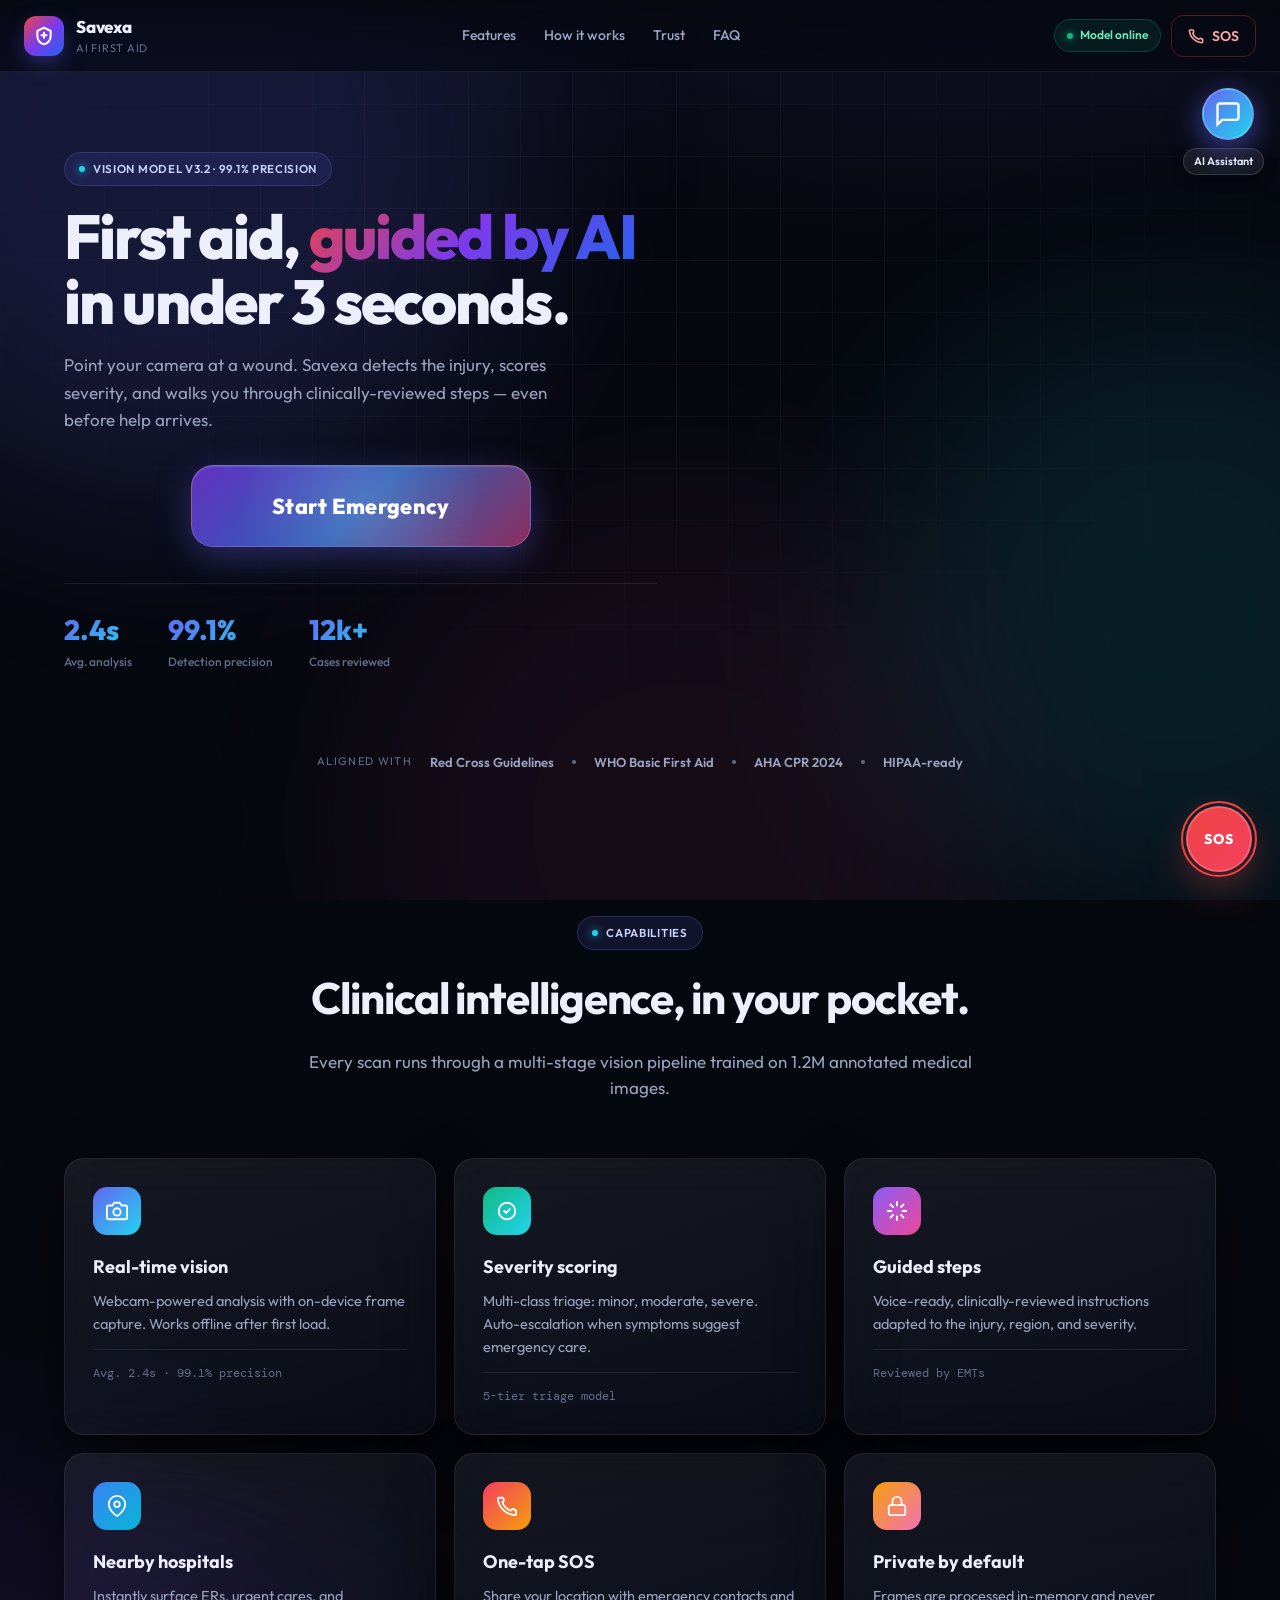
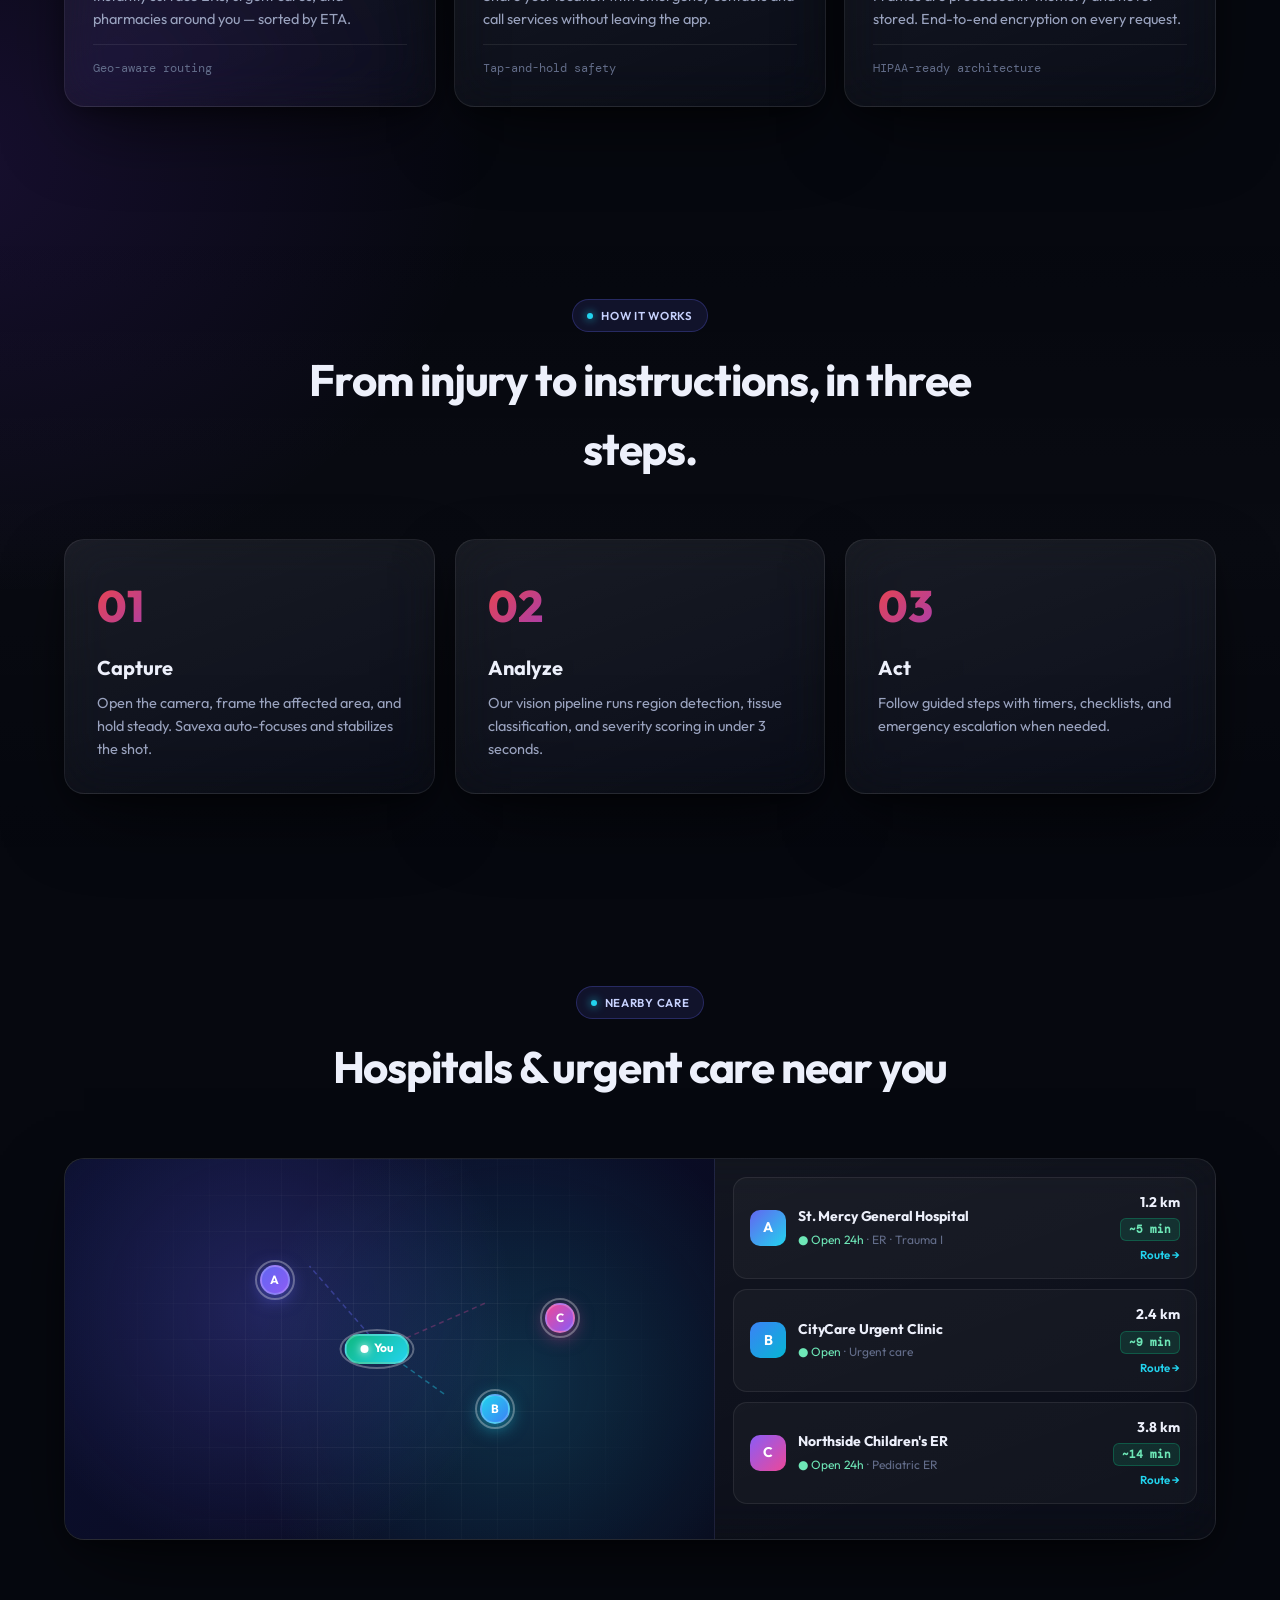
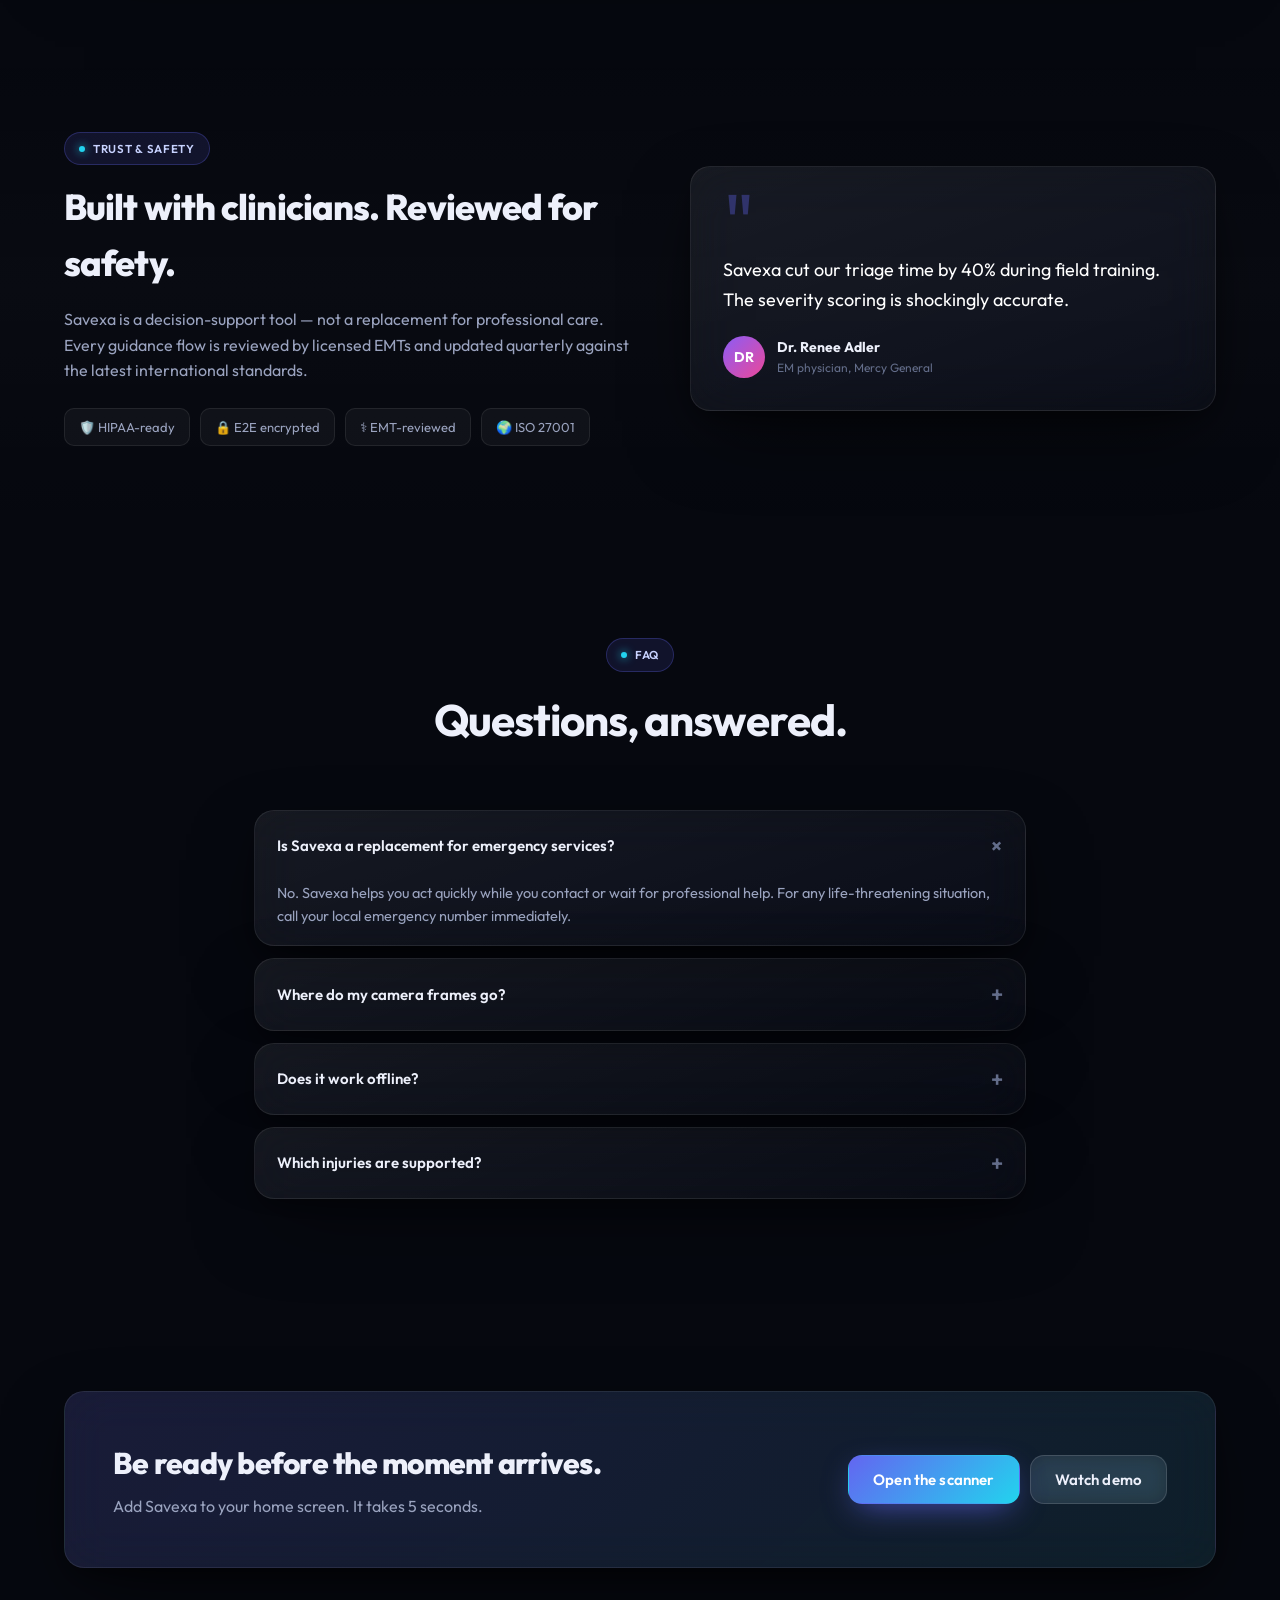
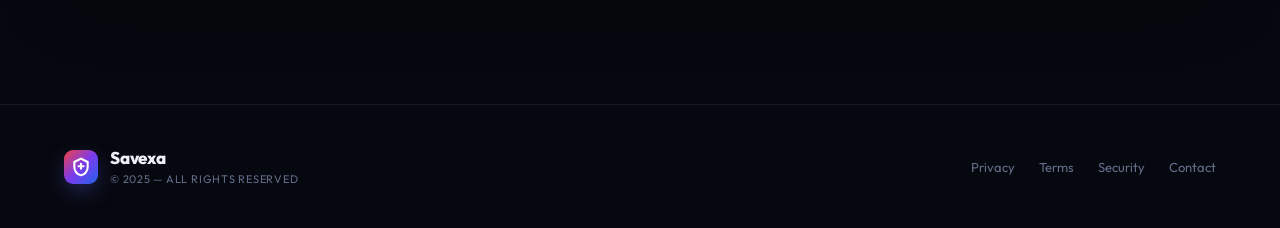
<file: index (1).html>
<!DOCTYPE html>
<html lang="en">
<head>
<meta charset="UTF-8" />
<meta name="viewport" content="width=device-width, initial-scale=1.0" />
<meta name="description" content="Savexa — AI-powered First Aid Assistant. Instantly analyze injuries with your camera and get step-by-step emergency guidance." />
<title>Savexa — AI First Aid Assistant</title>
<link rel="preconnect" href="https://fonts.googleapis.com">
<link rel="preconnect" href="https://fonts.gstatic.com" crossorigin>
<link href="https://fonts.googleapis.com/css2?family=Outfit:wght@300;400;500;600;700;800&family=DM+Mono:wght@400;500&display=swap" rel="stylesheet">
<link rel="stylesheet" href="frontendstyle.css" />
</head>
<body>

<!-- ░░ AMBIENT BACKGROUND ░░ -->
<div class="bg-aurora" aria-hidden="true">
  <div class="blob blob-1"></div>
  <div class="blob blob-2"></div>
  <div class="blob blob-3"></div>
  <div class="grid-overlay"></div>
</div>

<!-- ══════════════════════════════════════════
     NAV
══════════════════════════════════════════ -->
<header class="nav">
  <div class="nav-inner">
    <a href="#" class="brand">
      <div class="brand-mark">
        <svg viewBox="0 0 24 24" fill="none" stroke="currentColor" stroke-width="2.5" stroke-linecap="round" stroke-linejoin="round"><path d="M12 2 4 6v6c0 5 3.5 9.3 8 10 4.5-.7 8-5 8-10V6l-8-4Z"/><path d="M12 8v6M9 11h6"/></svg>
      </div>
      <div>
        <div class="brand-name">Savexa</div>
        <div class="brand-tag">AI First Aid</div>
      </div>
    </a>
    <nav class="nav-links">
      <a href="#features">Features</a>
      <a href="#how">How it works</a>
      <a href="#trust">Trust</a>
      <a href="#faq">FAQ</a>
    </nav>
    <div class="nav-cta">
      <span class="status-pill"><span class="dot"></span> Model online</span>
      <!-- Single nav SOS — no duplicate -->
      <button class="btn btn-ghost nav-sos-btn" id="navSosBtn">
        <svg viewBox="0 0 24 24" fill="none" stroke="currentColor" stroke-width="2.2" stroke-linecap="round"><path d="M22 16.92V21a1 1 0 0 1-1.11 1A19.86 19.86 0 0 1 2 4.11 1 1 0 0 1 3 3h4.09a1 1 0 0 1 1 .75c.13.6.32 1.18.57 1.74a1 1 0 0 1-.23 1.11L7 8a16 16 0 0 0 9 9l1.4-1.4a1 1 0 0 1 1.11-.23c.56.25 1.14.44 1.74.57a1 1 0 0 1 .75 1z"/></svg>
        SOS
      </button>
    </div>
  </div>
</header>

<!-- ══════════════════════════════════════════
     SCREEN 1 — HOME / LANDING
     Shown by default. Scanner hidden until user acts.
══════════════════════════════════════════ -->
<div id="screenHome">

  <!-- HERO -->
  <section class="hero">
    <div class="container hero-grid">
      <div class="hero-copy">
        <span class="eyebrow">
          <span class="eyebrow-dot"></span>
          Vision model v3.2 · 99.1% precision
        </span>
        <h1 class="hero-title">
          First aid, <span class="grad-text">guided by AI</span><br/>
          in under 3 seconds.
        </h1>
        <p class="hero-sub">
          Point your camera at a wound. Savexa detects the injury, scores severity, and walks you through clinically-reviewed steps — even before help arrives.
        </p>

        <!-- ── 4 PRIMARY ACTIONS ── -->
      <!-- START EMERGENCY BUTTON -->
<div class="hero-emergency-wrap">
  <button class="hero-emergency-btn" id="heroEmergencyBtn">
    <span class="emergency-glow"></span>
    <span class="emergency-text">Start Emergency</span>
  </button>
</div>



        <div class="hero-stats">
          <div class="stat"><div class="stat-num">2.4s</div><div class="stat-lbl">Avg. analysis</div></div>
          <div class="stat"><div class="stat-num">99.1%</div><div class="stat-lbl">Detection precision</div></div>
          <div class="stat"><div class="stat-num">12k+</div><div class="stat-lbl">Cases reviewed</div></div>
        </div>
      </div>


    </div>

    <div class="trusted-row container">
      <span class="trusted-lbl">Aligned with</span>
      <span class="trusted-item">Red Cross Guidelines</span>
      <span class="trusted-dot"></span>
      <span class="trusted-item">WHO Basic First Aid</span>
      <span class="trusted-dot"></span>
      <span class="trusted-item">AHA CPR 2024</span>
      <span class="trusted-dot"></span>
      <span class="trusted-item">HIPAA-ready</span>
    </div>
  </section>

  <!-- FEATURES -->
  <section class="section" id="features">
    <div class="container">
      <div class="section-head">
        <span class="eyebrow"><span class="eyebrow-dot"></span> Capabilities</span>
        <h2>Clinical intelligence, in your pocket.</h2>
        <p>Every scan runs through a multi-stage vision pipeline trained on 1.2M annotated medical images.</p>
      </div>
      <div class="feat-grid">
        <div class="feat-card glass">
          <div class="feat-ico grad-1"><svg viewBox="0 0 24 24" fill="none" stroke="currentColor" stroke-width="2" stroke-linecap="round"><path d="M23 19a2 2 0 0 1-2 2H3a2 2 0 0 1-2-2V8a2 2 0 0 1 2-2h4l2-3h6l2 3h4a2 2 0 0 1 2 2z"/><circle cx="12" cy="13" r="4"/></svg></div>
          <h3>Real-time vision</h3>
          <p>Webcam-powered analysis with on-device frame capture. Works offline after first load.</p>
          <div class="feat-meta">Avg. 2.4s · 99.1% precision</div>
        </div>
        <div class="feat-card glass">
          <div class="feat-ico grad-2"><svg viewBox="0 0 24 24" fill="none" stroke="currentColor" stroke-width="2" stroke-linecap="round"><path d="M9 12l2 2 4-4"/><path d="M21 12c0 5-4 9-9 9s-9-4-9-9 4-9 9-9 9 4 9 9z"/></svg></div>
          <h3>Severity scoring</h3>
          <p>Multi-class triage: minor, moderate, severe. Auto-escalation when symptoms suggest emergency care.</p>
          <div class="feat-meta">5-tier triage model</div>
        </div>
        <div class="feat-card glass">
          <div class="feat-ico grad-3"><svg viewBox="0 0 24 24" fill="none" stroke="currentColor" stroke-width="2" stroke-linecap="round"><path d="M12 2v4M12 18v4M4.93 4.93l2.83 2.83M16.24 16.24l2.83 2.83M2 12h4M18 12h4M4.93 19.07l2.83-2.83M16.24 7.76l2.83-2.83"/></svg></div>
          <h3>Guided steps</h3>
          <p>Voice-ready, clinically-reviewed instructions adapted to the injury, region, and severity.</p>
          <div class="feat-meta">Reviewed by EMTs</div>
        </div>
        <div class="feat-card glass">
          <div class="feat-ico grad-4"><svg viewBox="0 0 24 24" fill="none" stroke="currentColor" stroke-width="2" stroke-linecap="round"><path d="M21 10c0 7-9 13-9 13s-9-6-9-13a9 9 0 0 1 18 0z"/><circle cx="12" cy="10" r="3"/></svg></div>
          <h3>Nearby hospitals</h3>
          <p>Instantly surface ERs, urgent cares, and pharmacies around you — sorted by ETA.</p>
          <div class="feat-meta">Geo-aware routing</div>
        </div>
        <div class="feat-card glass">
          <div class="feat-ico grad-5"><svg viewBox="0 0 24 24" fill="none" stroke="currentColor" stroke-width="2" stroke-linecap="round"><path d="M22 16.92V21a1 1 0 0 1-1.11 1A19.86 19.86 0 0 1 2 4.11 1 1 0 0 1 3 3h4.09a1 1 0 0 1 1 .75c.13.6.32 1.18.57 1.74a1 1 0 0 1-.23 1.11L7 8a16 16 0 0 0 9 9l1.4-1.4a1 1 0 0 1 1.11-.23c.56.25 1.14.44 1.74.57a1 1 0 0 1 .75 1z"/></svg></div>
          <h3>One-tap SOS</h3>
          <p>Share your location with emergency contacts and call services without leaving the app.</p>
          <div class="feat-meta">Tap-and-hold safety</div>
        </div>
        <div class="feat-card glass">
          <div class="feat-ico grad-6"><svg viewBox="0 0 24 24" fill="none" stroke="currentColor" stroke-width="2" stroke-linecap="round"><rect x="3" y="11" width="18" height="11" rx="2"/><path d="M7 11V7a5 5 0 0 1 10 0v4"/></svg></div>
          <h3>Private by default</h3>
          <p>Frames are processed in-memory and never stored. End-to-end encryption on every request.</p>
          <div class="feat-meta">HIPAA-ready architecture</div>
        </div>
      </div>
    </div>
  </section>

  <!-- HOW IT WORKS -->
  <section class="section section-alt" id="how">
    <div class="container">
      <div class="section-head">
        <span class="eyebrow"><span class="eyebrow-dot"></span> How it works</span>
        <h2>From injury to instructions, in three steps.</h2>
      </div>
      <div class="steps-grid">
        <div class="step-card glass">
          <div class="step-num">01</div>
          <h3>Capture</h3>
          <p>Open the camera, frame the affected area, and hold steady. Savexa auto-focuses and stabilizes the shot.</p>
        </div>
        <div class="step-card glass">
          <div class="step-num">02</div>
          <h3>Analyze</h3>
          <p>Our vision pipeline runs region detection, tissue classification, and severity scoring in under 3 seconds.</p>
        </div>
        <div class="step-card glass">
          <div class="step-num">03</div>
          <h3>Act</h3>
          <p>Follow guided steps with timers, checklists, and emergency escalation when needed.</p>
        </div>
      </div>
    </div>
  </section>

  <!-- HOSPITALS -->
  <section class="section" id="hospitals">
    <div class="container">
      <div class="section-head">
        <span class="eyebrow"><span class="eyebrow-dot"></span> Nearby care</span>
        <h2>Hospitals &amp; urgent care near you</h2>
      </div>
      <div class="hosp-shell glass">
        <div class="hosp-map" id="hospMap">
          <div class="map-grid"></div>
          <!-- Route lines SVG -->
          <svg class="map-routes" viewBox="0 0 400 380" fill="none" xmlns="http://www.w3.org/2000/svg" aria-hidden="true">
            <path d="M192 190 L120 107" stroke="rgba(99,102,241,0.4)" stroke-width="1.5" stroke-dasharray="5 4"/>
            <path d="M192 190 L256 236" stroke="rgba(34,211,238,0.4)" stroke-width="1.5" stroke-dasharray="5 4"/>
            <path d="M192 190 L296 144" stroke="rgba(236,72,153,0.3)" stroke-width="1.5" stroke-dasharray="5 4"/>
          </svg>
          <div class="map-pin you"><span></span>You</div>
          <div class="map-pin p1">A</div>
          <div class="map-pin p2">B</div>
          <div class="map-pin p3">C</div>
        </div>
        <div class="hosp-list" id="hospList">
          <div class="hosp-card">
            <div class="hosp-badge hosp-badge-a">A</div>
            <div class="hosp-info">
              <div class="hosp-name">St. Mercy General Hospital</div>
              <div class="hosp-meta"><span class="open">● Open 24h</span> · ER · Trauma I</div>
            </div>
            <div class="hosp-eta">
              <b>1.2 km</b>
              <span class="eta-chip">~5 min</span>
              <a class="hosp-route-btn" href="#" onclick="return false">Route →</a>
            </div>
          </div>
          <div class="hosp-card">
            <div class="hosp-badge hosp-badge-b">B</div>
            <div class="hosp-info">
              <div class="hosp-name">CityCare Urgent Clinic</div>
              <div class="hosp-meta"><span class="open">● Open</span> · Urgent care</div>
            </div>
            <div class="hosp-eta">
              <b>2.4 km</b>
              <span class="eta-chip">~9 min</span>
              <a class="hosp-route-btn" href="#" onclick="return false">Route →</a>
            </div>
          </div>
          <div class="hosp-card">
            <div class="hosp-badge hosp-badge-c">C</div>
            <div class="hosp-info">
              <div class="hosp-name">Northside Children's ER</div>
              <div class="hosp-meta"><span class="open">● Open 24h</span> · Pediatric ER</div>
            </div>
            <div class="hosp-eta">
              <b>3.8 km</b>
              <span class="eta-chip">~14 min</span>
              <a class="hosp-route-btn" href="#" onclick="return false">Route →</a>
            </div>
          </div>
        </div>
      </div>
    </div>
  </section>

  <!-- TRUST -->
  <section class="section section-alt" id="trust">
    <div class="container">
      <div class="trust-grid">
        <div>
          <span class="eyebrow"><span class="eyebrow-dot"></span> Trust &amp; safety</span>
          <h2>Built with clinicians. Reviewed for safety.</h2>
          <p class="trust-p">Savexa is a decision-support tool — not a replacement for professional care. Every guidance flow is reviewed by licensed EMTs and updated quarterly against the latest international standards.</p>
          <div class="trust-badges">
            <div class="t-badge">🛡️ HIPAA-ready</div>
            <div class="t-badge">🔒 E2E encrypted</div>
            <div class="t-badge">⚕️ EMT-reviewed</div>
            <div class="t-badge">🌍 ISO 27001</div>
          </div>
        </div>
        <div class="quote-card glass">
          <div class="quote-mark">"</div>
          <p>Savexa cut our triage time by 40% during field training. The severity scoring is shockingly accurate.</p>
          <div class="quote-by">
            <div class="qb-avatar">DR</div>
            <div><div class="qb-name">Dr. Renee Adler</div><div class="qb-role">EM physician, Mercy General</div></div>
          </div>
        </div>
      </div>
    </div>
  </section>

  <!-- FAQ -->
  <section class="section" id="faq">
    <div class="container faq-container">
      <div class="section-head">
        <span class="eyebrow"><span class="eyebrow-dot"></span> FAQ</span>
        <h2>Questions, answered.</h2>
      </div>
      <div class="faq-list">
        <details class="faq-item glass" open>
          <summary>Is Savexa a replacement for emergency services?</summary>
          <p>No. Savexa helps you act quickly while you contact or wait for professional help. For any life-threatening situation, call your local emergency number immediately.</p>
        </details>
        <details class="faq-item glass">
          <summary>Where do my camera frames go?</summary>
          <p>Frames are processed in-memory only. Nothing is stored on our servers and nothing is shared with third parties.</p>
        </details>
        <details class="faq-item glass">
          <summary>Does it work offline?</summary>
          <p>After the first load, the guidance library is cached and works offline. Live scans require connectivity for the vision model.</p>
        </details>
        <details class="faq-item glass">
          <summary>Which injuries are supported?</summary>
          <p>Burns, lacerations, abrasions, sprains, nosebleeds, and more — with new categories added each release.</p>
        </details>
      </div>
    </div>
  </section>

  <!-- CTA -->
  <section class="section">
    <div class="container">
      <div class="cta-card glass">
        <div>
          <h2>Be ready before the moment arrives.</h2>
          <p>Add Savexa to your home screen. It takes 5 seconds.</p>
        </div>
        <div class="cta-actions">
          <button class="btn btn-primary btn-lg" id="ctaStartBtn">Open the scanner</button>
          <button class="btn btn-glass btn-lg" id="ctaDemoBtn">Watch demo</button>
        </div>
      </div>
    </div>
  </section>

  <!-- FOOTER -->
  <footer class="footer">
    <div class="container footer-inner">
      <div class="brand">
        <div class="brand-mark sm">
          <svg viewBox="0 0 24 24" fill="none" stroke="currentColor" stroke-width="2.5" stroke-linecap="round"><path d="M12 2 4 6v6c0 5 3.5 9.3 8 10 4.5-.7 8-5 8-10V6l-8-4Z"/><path d="M12 8v6M9 11h6"/></svg>
        </div>
        <div>
          <div class="brand-name">Savexa</div>
          <div class="brand-tag">© 2025 — All rights reserved</div>
        </div>
      </div>
      <div class="foot-links">
        <a href="#">Privacy</a><a href="#">Terms</a><a href="#">Security</a><a href="#">Contact</a>
      </div>
    </div>
  </footer>

</div><!-- /#screenHome -->

<!-- ══════════════════════════════════════════
     SCREEN 2 — SCANNER (hidden until hero click)
══════════════════════════════════════════ -->
<div id="screenScan" hidden>
  <section class="section scan-screen-section" id="scan">
    <div class="container">

      <!-- Back button -->
      <button class="back-btn" id="btnBackHome">
        <svg viewBox="0 0 24 24" fill="none" stroke="currentColor" stroke-width="2.2" stroke-linecap="round"><polyline points="15 18 9 12 15 6"/></svg>
        Back to home
      </button>

      <div class="section-head" style="margin-bottom:32px">
        <span class="eyebrow"><span class="eyebrow-dot"></span> Live scanner</span>
        <h2>Scan your injury</h2>
        <p>Allow camera access, or click <b>Use demo image</b> to see a full analysis without your webcam.</p>
      </div>

      <!-- Severity overlay badge (shown after scan) -->
      <div class="scan-overlay-header" id="scanOverlayHeader" hidden>
        <span class="sov-label" id="sovInjuryType">—</span>
        <span class="sev" id="sovSeverity">—</span>
        <span class="sov-conf" id="sovConfidence">—% confidence</span>
      </div>

      <div class="scan-shell glass">
        <div class="scan-left">
          <!-- Emergency attention banner -->
          <div class="emergency-banner" id="emergencyBanner">
            <span class="emg-icon">⚠</span>
            <span class="emg-text">Emergency? <b>Scan now</b> — point camera &amp; capture</span>
            <button class="emg-dismiss" id="emgDismiss" aria-label="Dismiss">✕</button>
          </div>
          <div class="cam-stage" id="camStage">
            <video id="camVideo" autoplay playsinline muted></video>
            <canvas id="camCanvas" hidden></canvas>
            <div class="cam-empty" id="camEmpty">
              <div class="cam-empty-ico">
                <svg viewBox="0 0 24 24" fill="none" stroke="currentColor" stroke-width="1.6" stroke-linecap="round"><path d="M23 19a2 2 0 0 1-2 2H3a2 2 0 0 1-2-2V8a2 2 0 0 1 2-2h4l2-3h6l2 3h4a2 2 0 0 1 2 2z"/><circle cx="12" cy="13" r="4"/></svg>
              </div>
              <div class="cam-empty-t">Camera idle</div>
              <div class="cam-empty-s">Click <b>Start camera</b> to begin a live scan.</div>
            </div>
            <div class="cam-overlay" id="camOverlay" hidden>
              <span class="corner tl"></span><span class="corner tr"></span>
              <span class="corner bl"></span><span class="corner br"></span>
              <div class="scan-line"></div>
              <div class="cam-status" id="camStatus">Awaiting subject…</div>
            </div>
            <div class="analyze-veil" id="analyzeVeil" hidden>
              <div class="spinner"></div>
              <div class="analyze-title" id="analyzeTitle">Analyzing image…</div>
              <div class="analyze-sub" id="analyzeSub">Region detection</div>
              <div class="analyze-bar"><div class="analyze-bar-fill" id="analyzeBarFill"></div></div>
            </div>
          </div>
          <!-- Compact camera controls -->
          <div class="cam-controls">
            <button class="btn btn-primary" id="btnStartCam">
              <svg viewBox="0 0 24 24" fill="none" stroke="currentColor" stroke-width="2" stroke-linecap="round"><circle cx="12" cy="13" r="4"/><path d="M23 19a2 2 0 0 1-2 2H3a2 2 0 0 1-2-2V8a2 2 0 0 1 2-2h4l2-3h6l2 3h4a2 2 0 0 1 2 2z"/></svg>
              Start camera
            </button>
            <button class="btn btn-capture" id="btnCapture" disabled>
              <svg viewBox="0 0 24 24" fill="none" stroke="currentColor" stroke-width="2.5" stroke-linecap="round"><circle cx="12" cy="12" r="9"/><circle cx="12" cy="12" r="4" fill="currentColor"/></svg>
              Capture
            </button>
            <!-- Upload input -->
            <label class="btn btn-glass upload-label" for="fileUploadInput">
              <svg viewBox="0 0 24 24" fill="none" stroke="currentColor" stroke-width="2" stroke-linecap="round"><path d="M21 15v4a2 2 0 0 1-2 2H5a2 2 0 0 1-2-2v-4"/><polyline points="17 8 12 3 7 8"/><line x1="12" y1="3" x2="12" y2="15"/></svg>
              Upload
            </label>
            <input type="file" id="fileUploadInput" accept="image/*" hidden />
            <button class="btn btn-ghost" id="btnDemo">Demo image</button>
            <button class="btn btn-ghost" id="btnStopCam">Stop</button>
          </div>
        </div>

        <aside class="scan-right">
          <div class="panel-head">
            <div>
              <div class="panel-title">Diagnosis</div>
              <div class="panel-sub" id="panelSub">No scan yet</div>
            </div>
            <div class="ring-wrap small">
              <div class="ring" style="--p: 0" id="confRing"><div class="ring-inner"><div class="ring-num" id="confNum">—</div><div class="ring-lbl">Confidence</div></div></div>
            </div>
          </div>
          <div class="diag-card" id="diagCard">
            <div class="diag-empty">
              <div class="diag-empty-ico">🩺</div>
              <div class="diag-empty-t">Run a scan to see results</div>
              <div class="diag-empty-s">You'll get an injury type, severity, and step-by-step plan.</div>
            </div>
          </div>
          <div class="diag-actions" id="diagActions" hidden>
            <button class="btn btn-glass" id="btnRescan">Re-scan</button>
            <button class="btn btn-primary" id="btnGuide">Open guidance →</button>
          </div>
        </aside>
      </div>
    </div>
  </section>

  <!-- ══ RESULTS DASHBOARD (appears after analysis) ══ -->
  <section class="section section-alt" id="guidance" hidden>
    <div class="container">

      <div class="section-head">
        <span class="eyebrow"><span class="eyebrow-dot"></span> Guided care</span>
        <h2 id="guideTitle">Step-by-step guidance</h2>
        <p id="guideSub">Follow these clinically-reviewed steps. Tap a step to expand.</p>
      </div>

      <!-- Voice guidance toolbar -->
      <div class="voice-toolbar glass" id="voiceToolbar">
        <button class="btn btn-primary" id="voicePlayBtn">
          <svg viewBox="0 0 24 24" fill="none" stroke="currentColor" stroke-width="2" stroke-linecap="round"><polygon points="5 3 19 12 5 21 5 3"/></svg>
          Read steps aloud
        </button>
        <button class="btn btn-glass" id="voicePauseBtn" hidden>
          <svg viewBox="0 0 24 24" fill="none" stroke="currentColor" stroke-width="2" stroke-linecap="round"><rect x="6" y="4" width="4" height="16"/><rect x="14" y="4" width="4" height="16"/></svg>
          Pause
        </button>
        <button class="btn btn-ghost" id="voiceStopBtn" hidden>Stop</button>
        <select class="voice-speed" id="voiceSpeed">
          <option value="0.8">Slow</option>
          <option value="1" selected>Normal</option>
          <option value="1.3">Fast</option>
        </select>
        <span class="voice-status" id="voiceStatus"></span>
        <!-- Waveform visualiser -->
        <div class="voice-wave" id="voiceWave" aria-hidden="true">
          <span></span><span></span><span></span><span></span><span></span>
        </div>
      </div>

      <!-- 3-column results dashboard -->
      <div class="results-dashboard">
        <!-- LEFT: SNACS / remedies sidebar -->
        <aside class="dash-sidebar glass">
          <div class="dash-sidebar-head">
            <span class="sidebar-icon">💊</span>
            <span>SNACS &amp; Remedies</span>
          </div>
          <div class="guide-side-inner">
            <div class="side-head">Vitals to watch</div>
            <ul class="vitals">
              <li><span class="v-dot ok"></span> Breathing — should remain steady</li>
              <li><span class="v-dot warn"></span> Pain level — escalate if &gt; 7/10</li>
              <li><span class="v-dot bad"></span> Bleeding — call 911 if uncontrolled &gt; 10 min</li>
            </ul>
            <div class="side-head" style="margin-top:18px">When to call 911</div>
            <ul class="vitals">
              <li>Loss of consciousness</li>
              <li>Difficulty breathing</li>
              <li>Severe or arterial bleeding</li>
              <li>Suspected fractures or spinal injury</li>
            </ul>
            <div class="side-head" style="margin-top:18px">DIY Remedies</div>
            <ul class="vitals">
              <li>🌿 Aloe vera for minor burns</li>
              <li>🧊 Cold compress for swelling</li>
              <li>🍯 Honey dressing for abrasions</li>
            </ul>
            <button class="btn btn-danger w-full" id="guideSos" style="margin-top:18px">
              <svg viewBox="0 0 24 24" fill="none" stroke="currentColor" stroke-width="2" stroke-linecap="round"><path d="M22 16.92V21a1 1 0 0 1-1.11 1A19.86 19.86 0 0 1 2 4.11 1 1 0 0 1 3 3h4.09a1 1 0 0 1 1 .75c.13.6.32 1.18.57 1.74a1 1 0 0 1-.23 1.11L7 8a16 16 0 0 0 9 9l1.4-1.4a1 1 0 0 1 1.11-.23c.56.25 1.14.44 1.74.57a1 1 0 0 1 .75 1z"/></svg>
              Call emergency
            </button>
          </div>
        </aside>

        <!-- CENTER: Steps -->
        <div class="dash-center">
          <div class="guide-steps glass" id="guideSteps"></div>
        </div>

        <!-- RIGHT: Session summary mini -->
        <aside class="dash-summary glass">
          <div class="dash-sidebar-head">
            <span class="sidebar-icon">📋</span>
            <span>Session Summary</span>
          </div>
          <div class="summary-timeline" id="summaryTimeline">
            <div class="sum-empty">Complete steps to see summary</div>
          </div>
          <button class="btn btn-glass w-full" id="btnDownloadSummary" style="margin-top:14px" hidden>
            <svg viewBox="0 0 24 24" fill="none" stroke="currentColor" stroke-width="2" stroke-linecap="round"><path d="M21 15v4a2 2 0 0 1-2 2H5a2 2 0 0 1-2-2v-4"/><polyline points="7 10 12 15 17 10"/><line x1="12" y1="15" x2="12" y2="3"/></svg>
            Download report
          </button>
        </aside>
      </div>

    </div>
  </section>

</div><!-- /#screenScan -->

<!-- ══════════════════════════════════════════
     SINGLE FLOATING SOS BUTTON
══════════════════════════════════════════ -->
<button class="sos-fab" id="sosFab" aria-label="Emergency SOS">
  <span class="sos-pulse"></span>
  <span class="sos-label">SOS</span>
</button>

<!-- ══════════════════════════════════════════
     SOS MODAL (single instance)
══════════════════════════════════════════ -->
<div class="modal" id="sosModal" hidden>
  <div class="modal-backdrop" data-close></div>
  <div class="modal-card glass sos-modal-card">
    <div class="modal-ico sos-modal-ico">
      <svg viewBox="0 0 24 24" fill="none" stroke="currentColor" stroke-width="2" stroke-linecap="round"><path d="M22 16.92V21a1 1 0 0 1-1.11 1A19.86 19.86 0 0 1 2 4.11 1 1 0 0 1 3 3h4.09a1 1 0 0 1 1 .75c.13.6.32 1.18.57 1.74a1 1 0 0 1-.23 1.11L7 8a16 16 0 0 0 9 9l1.4-1.4a1 1 0 0 1 1.11-.23c.56.25 1.14.44 1.74.57a1 1 0 0 1 .75 1z"/></svg>
    </div>
    <div class="sos-modal-warn">⚠ CRITICAL CONDITION ALERT</div>
    <h3>Send emergency alert?</h3>
    <p>This will share your live GPS location with your emergency contacts and prepare a call to local services.</p>
    <div class="sos-gps-row">
      <span class="sos-gps-dot"></span>
      <span class="sos-gps-text">GPS ready · Nearest hospital: St. Mercy General (1.2 km)</span>
    </div>
    <div class="modal-actions">
      <button class="btn btn-ghost" data-close>Cancel</button>
      <button class="btn btn-danger sos-confirm-btn" id="sosConfirm">
        <svg viewBox="0 0 24 24" fill="none" stroke="currentColor" stroke-width="2.2" stroke-linecap="round"><path d="M22 16.92V21a1 1 0 0 1-1.11 1A19.86 19.86 0 0 1 2 4.11 1 1 0 0 1 3 3h4.09a1 1 0 0 1 1 .75c.13.6.32 1.18.57 1.74a1 1 0 0 1-.23 1.11L7 8a16 16 0 0 0 9 9l1.4-1.4a1 1 0 0 1 1.11-.23c.56.25 1.14.44 1.74.57a1 1 0 0 1 .75 1z"/></svg>
        Call Ambulance
      </button>
    </div>
  </div>
</div>

<!-- ══════════════════════════════════════════
     CHATBOT (floating FAB + popup)
══════════════════════════════════════════ -->
<button id="chatFab" aria-label="Chat Assistant">
  <svg width="28" height="28" viewBox="0 0 24 24" fill="none" stroke="currentColor" stroke-width="2" stroke-linecap="round"><path d="M21 15a2 2 0 0 1-2 2H7l-4 4V5a2 2 0 0 1 2-2h14a2 2 0 0 1 2 2z"/></svg>
</button>
<div id="chatFabLabel">AI Assistant</div>

<div id="chatModal" hidden>
  <div id="chatHeader">
    <div style="display:flex;align-items:center;gap:10px">
      <div style="width:30px;height:30px;border-radius:50%;background:rgba(255,255,255,0.2);display:grid;place-items:center;font-size:14px">🩺</div>
      <div>
        <div style="font-weight:700;font-size:14px">Savexa AI</div>
        <div style="font-size:11px;opacity:0.75">● Online · Emergency ready</div>
      </div>
    </div>
    <button id="chatClose">✕</button>
  </div>
  <div id="chatMessages">
    <div class="chat-bubble bot">👋 Hi! I'm your AI first aid assistant. Ask me anything about injuries, treatments, or emergency guidance.</div>
    <div class="chat-suggestions">
      <button class="chat-suggest-btn" data-q="What should I do for burns?">🔥 Burns</button>
      <button class="chat-suggest-btn" data-q="When should I call an ambulance?">🚑 Call 911?</button>
      <button class="chat-suggest-btn" data-q="Find nearest hospital">📍 Hospital</button>
      <button class="chat-suggest-btn" data-q="How to stop bleeding?">🩸 Bleeding</button>
    </div>
  </div>
  <div id="chatInputRow">
    <input id="chatInput" type="text" placeholder="Ask about first aid…" autocomplete="off" />
    <button id="chatMic" title="Voice input">🎙️</button>
    <button id="chatSend" title="Send">
      <svg width="18" height="18" viewBox="0 0 24 24" fill="none" stroke="currentColor" stroke-width="2.2" stroke-linecap="round"><line x1="22" y1="2" x2="11" y2="13"/><polygon points="22 2 15 22 11 13 2 9 22 2"/></svg>
    </button>
  </div>
</div>

<!-- ══════════════════════════════════════════
     EMERGENCY METHOD MODAL
══════════════════════════════════════════ -->
<div class="modal" id="emergencyMethodModal" hidden>
  <div class="modal-backdrop" data-close-emergency></div>
  <div class="modal-card glass emergency-method-card">
    <div class="emm-header">
      <div class="emm-icon">🚨</div>
      <h3>Choose Emergency Method</h3>
      <p>How would you like to scan your injury?</p>
      <button class="emm-close" data-close-emergency>✕</button>
    </div>
    <div class="emm-options">
      <button class="emm-option" id="emmUploadBtn">
        <div class="emm-opt-icon">
          <svg viewBox="0 0 24 24" fill="none" stroke="currentColor" stroke-width="2" stroke-linecap="round"><path d="M21 15v4a2 2 0 0 1-2 2H5a2 2 0 0 1-2-2v-4"/><polyline points="17 8 12 3 7 8"/><line x1="12" y1="3" x2="12" y2="15"/></svg>
        </div>
        <div class="emm-opt-text">
          <span class="emm-opt-title">Upload Image</span>
          <span class="emm-opt-hint">From your gallery or files</span>
        </div>
        <span class="emm-opt-arrow">→</span>
      </button>
      <button class="emm-option" id="emmCameraBtn">
        <div class="emm-opt-icon emm-cam">
          <svg viewBox="0 0 24 24" fill="none" stroke="currentColor" stroke-width="2" stroke-linecap="round"><path d="M23 19a2 2 0 0 1-2 2H3a2 2 0 0 1-2-2V8a2 2 0 0 1 2-2h4l2-3h6l2 3h4a2 2 0 0 1 2 2z"/><circle cx="12" cy="13" r="4"/></svg>
        </div>
        <div class="emm-opt-text">
          <span class="emm-opt-title">Use Camera Scanner</span>
          <span class="emm-opt-hint">Live real-time analysis</span>
        </div>
        <span class="emm-opt-arrow">→</span>
      </button>
    </div>
  </div>
</div>

<!-- Toast container -->
<div class="toast-wrap" id="toastWrap" aria-live="polite"></div>

<script src="utils.js"></script>
<script src="frontendcamera.js"></script>
<script src="frontendapi.js"></script>
</body>
</html>
</file>
<file: frontendstyle.css>
/* ============================================================
   FAidLens — Premium Healthcare UI
   Glassmorphism · Futuristic · Emergency-friendly
   ============================================================ */
*,*::before,*::after{box-sizing:border-box}
html,body{margin:0;padding:0}
[hidden]{display:none !important}

:root{
  --bg:#06080f;
  --bg-2:#0a0d1a;
  --surface: rgba(255,255,255,0.04);
  --surface-2: rgba(255,255,255,0.07);
  --border: rgba(255,255,255,0.08);
  --border-2: rgba(255,255,255,0.14);
  --text:#edf0fb;
  --text-dim:#9aa3bf;
  --text-mute:#636d8a;
  --primary:#6366f1;
  --primary-2:#22d3ee;
  --accent:#f472b6;
  --ok:#10b981;
  --warn:#f59e0b;
  --bad:#ef4444;
  --grad-primary: linear-gradient(135deg,#6366f1 0%, #22d3ee 100%);
  --grad-warm: linear-gradient(135deg,#f43f5e 0%, #f59e0b 100%);
  --grad-cool: linear-gradient(135deg,#22d3ee 0%, #6366f1 100%);
  --grad-mint: linear-gradient(135deg,#10b981 0%, #22d3ee 100%);
  --grad-violet: linear-gradient(135deg,#8b5cf6 0%, #ec4899 100%);
  --grad-sun: linear-gradient(135deg,#f59e0b 0%, #f472b6 100%);
  --grad-aqua: linear-gradient(135deg,#3b82f6 0%, #06b6d4 100%);
  --grad-emergency: linear-gradient(135deg,#ef4444 0%, #7c3aed 50%, #2563eb 100%);
  --shadow-lg: 0 30px 80px -20px rgba(0,0,0,0.7), 0 8px 24px -8px rgba(0,0,0,0.5);
  --shadow-glow: 0 0 0 1px rgba(255,255,255,0.04), 0 20px 60px -10px rgba(99,102,241,0.35);
  --radius: 20px;
  --radius-sm: 12px;
  --font-sans: 'Outfit', system-ui, -apple-system, BlinkMacSystemFont, sans-serif;
  --font-display: 'Outfit', sans-serif;
  --font-mono: 'DM Mono', monospace;
  --font: var(--font-sans);
}

body{
  font-family:var(--font);
  background: radial-gradient(1400px 900px at 75% -5%, rgba(99,102,241,0.18) 0%, transparent 55%),
              radial-gradient(1000px 800px at -5% 35%, rgba(124,58,237,0.15) 0%, transparent 55%),
              radial-gradient(800px 700px at 50% 110%, rgba(37,99,235,0.1) 0%, transparent 60%),
              var(--bg);
  color:var(--text);
  -webkit-font-smoothing:antialiased;
  overflow-x:hidden;
  min-height:100vh;
  line-height:1.55;
}
img,svg{max-width:100%;display:block}
a{color:inherit;text-decoration:none}
button{font-family:inherit;cursor:pointer;border:none;background:none;color:inherit}

/* ── BACKGROUND AURORA ────────────────────────────────────── */
.bg-aurora{position:fixed;inset:0;z-index:-1;overflow:hidden;pointer-events:none}
.blob{position:absolute;border-radius:50%;filter:blur(100px);animation:float 20s ease-in-out infinite}
.blob-1{width:700px;height:700px;background:rgba(99,102,241,0.3);top:-200px;left:-180px;opacity:.6}
.blob-2{width:600px;height:600px;background:rgba(34,211,238,0.22);top:35%;right:-200px;animation-delay:-7s;opacity:.5}
.blob-3{width:650px;height:650px;background:rgba(236,72,153,0.18);bottom:-250px;left:28%;animation-delay:-14s;opacity:.4}
.grid-overlay{position:absolute;inset:0;
  background-image:linear-gradient(rgba(255,255,255,0.035) 1px, transparent 1px),
                   linear-gradient(90deg, rgba(255,255,255,0.035) 1px, transparent 1px);
  background-size:52px 52px;
  mask-image: radial-gradient(ellipse 80% 70% at 50% 30%, black 20%, transparent 75%)}
@keyframes float{0%,100%{transform:translate(0,0) scale(1)}50%{transform:translate(50px,-40px) scale(1.1)}}

/* ── LAYOUT ───────────────────────────────────────────────── */
.container{max-width:1200px;margin:0 auto;padding:0 24px;width:100%}
.section{padding:96px 0;position:relative}
.section-alt{background:linear-gradient(180deg, transparent, rgba(255,255,255,0.015), transparent)}
.section-head{max-width:720px;margin:0 auto 56px;text-align:center}
.section-head h2{font-family:var(--font-display);font-size:clamp(28px,4vw,44px);margin:14px 0 12px;letter-spacing:-.025em;font-weight:700}
.section-head p{color:var(--text-dim);font-size:17px}
.eyebrow{display:inline-flex;align-items:center;gap:8px;padding:7px 14px;border-radius:999px;
  background:rgba(99,102,241,0.12);border:1px solid rgba(99,102,241,0.28);
  color:#c7d2fe;font-size:11.5px;font-weight:600;letter-spacing:.06em;text-transform:uppercase}
.eyebrow-dot{width:6px;height:6px;border-radius:50%;background:#22d3ee;box-shadow:0 0 10px #22d3ee}
.grad-text{background:var(--grad-emergency);-webkit-background-clip:text;background-clip:text;color:transparent}

/* ── GLASS ─────────────────────────────────────────────────── */
.glass{
  background: linear-gradient(160deg, rgba(255,255,255,0.07), rgba(255,255,255,0.025));
  border:1px solid var(--border);
  border-radius:var(--radius);
  backdrop-filter: blur(24px) saturate(160%);
  -webkit-backdrop-filter: blur(24px) saturate(160%);
  box-shadow: var(--shadow-lg);
}

/* ── BUTTONS ───────────────────────────────────────────────── */
.btn{
  display:inline-flex;align-items:center;justify-content:center;gap:8px;
  padding:11px 20px;border-radius:12px;font-weight:600;font-size:14px;
  transition: all .2s ease;position:relative;white-space:nowrap;
  border:1px solid transparent;letter-spacing:.01em;
}
.btn svg{width:16px;height:16px;flex-shrink:0}
.btn-lg{padding:14px 24px;font-size:15px;border-radius:14px}
.btn-lg svg{width:18px;height:18px}
.btn-primary{background:var(--grad-primary);color:#fff;box-shadow:0 10px 32px -10px rgba(99,102,241,.75)}
.btn-primary:hover{transform:translateY(-2px);box-shadow:0 16px 40px -10px rgba(99,102,241,.9)}
.btn-glass{background:rgba(255,255,255,0.07);border:1px solid var(--border-2);color:var(--text);backdrop-filter:blur(10px)}
.btn-glass:hover{background:rgba(255,255,255,0.11);border-color:rgba(255,255,255,0.24)}
.btn-ghost{color:var(--text-dim);padding:11px 16px}
.btn-ghost:hover{color:var(--text);background:rgba(255,255,255,0.05)}
.btn-danger{background:linear-gradient(135deg,#ef4444,#f43f5e);color:#fff;box-shadow:0 10px 32px -10px rgba(239,68,68,.65)}
.btn-danger:hover{transform:translateY(-2px);box-shadow:0 16px 40px -10px rgba(239,68,68,.8)}
.btn-capture{background:linear-gradient(135deg,#ef4444,#f43f5e);color:#fff;box-shadow:0 8px 28px -8px rgba(239,68,68,.6)}
.btn-capture:hover{transform:translateY(-2px)}
.btn-capture:disabled{opacity:.35;cursor:not-allowed;transform:none!important}
.btn:disabled{opacity:.4;cursor:not-allowed;transform:none !important}
.w-full{width:100%}
.upload-label{cursor:pointer}

/* ── NAV ───────────────────────────────────────────────────── */
.nav{position:sticky;top:0;z-index:50;padding:14px 0;
  background:linear-gradient(180deg, rgba(6,8,15,0.9), rgba(6,8,15,0.65));
  backdrop-filter:blur(22px) saturate(160%);border-bottom:1px solid var(--border)}
.nav-inner{max-width:1280px;margin:0 auto;padding:0 24px;display:flex;align-items:center;justify-content:space-between;gap:20px}
.brand{display:flex;align-items:center;gap:12px}
.brand-mark{width:40px;height:40px;border-radius:12px;background:var(--grad-emergency);
  display:grid;place-items:center;color:#fff;box-shadow:0 8px 24px -6px rgba(99,102,241,.6)}
.brand-mark.sm{width:34px;height:34px;border-radius:9px}
.brand-mark svg{width:20px;height:20px}
.brand-name{font-family:var(--font-display);font-weight:800;font-size:17px;letter-spacing:-.01em}
.brand-tag{font-size:11px;color:var(--text-mute);letter-spacing:.07em;text-transform:uppercase}
.nav-links{display:flex;gap:28px}
.nav-links a{font-size:14px;color:var(--text-dim);transition:color .15s;font-weight:500}
.nav-links a:hover{color:var(--text)}
.nav-cta{display:flex;align-items:center;gap:10px}
.status-pill{display:inline-flex;align-items:center;gap:7px;padding:6px 12px;border-radius:999px;
  background:rgba(16,185,129,0.1);border:1px solid rgba(16,185,129,0.25);color:#6ee7b7;font-size:12px;font-weight:600}
.status-pill .dot{width:6px;height:6px;border-radius:50%;background:#10b981;box-shadow:0 0 8px #10b981;animation:pulse 2s infinite}
@keyframes pulse{0%,100%{opacity:1}50%{opacity:.45}}
.nav-sos-btn{color:#fca5a5;border:1px solid rgba(239,68,68,0.3);border-radius:12px}
.nav-sos-btn:hover{background:rgba(239,68,68,0.1);color:#fff;border-color:rgba(239,68,68,0.6)}
@media (max-width:880px){.nav-links,.status-pill{display:none}}

/* ── HERO ───────────────────────────────────────────────────── */
.hero{padding:80px 0 48px;position:relative}
.hero-grid{display:grid;grid-template-columns:1.2fr 1fr;gap:64px;align-items:center}
.hero-title{font-family:var(--font-display);font-weight:800;font-size:clamp(36px,5.2vw,62px);line-height:1.05;letter-spacing:-.03em;margin:18px 0 16px}
.hero-sub{color:var(--text-dim);font-size:17px;max-width:520px;margin-bottom:32px;line-height:1.6}
.hero-stats{display:flex;gap:36px;flex-wrap:wrap;margin-top:32px;padding-top:24px;border-top:1px solid var(--border)}
.stat-num{font-family:var(--font-display);font-size:28px;font-weight:800;background:var(--grad-primary);-webkit-background-clip:text;background-clip:text;color:transparent}
.stat-lbl{color:var(--text-mute);font-size:12px;font-weight:500;margin-top:2px}

/* ── 4-ACTION GRID ─────────────────────────────────────────── */
.action-grid{
  display:grid;
  grid-template-columns:1fr 1fr;
  gap:12px;
  margin-bottom:4px;
}
.action-card{
  display:flex;align-items:center;gap:14px;
  padding:16px 18px;
  border-radius:16px;
  border:1px solid var(--border);
  background:linear-gradient(160deg, rgba(255,255,255,0.06), rgba(255,255,255,0.02));
  backdrop-filter:blur(16px);
  text-align:left;
  cursor:pointer;
  transition:all .22s ease;
  position:relative;
  overflow:hidden;
}
.action-card::before{
  content:'';position:absolute;inset:0;
  opacity:0;transition:opacity .22s;border-radius:inherit;
}
.action-scan::before{background:linear-gradient(135deg,rgba(99,102,241,0.15),rgba(34,211,238,0.1))}
.action-upload::before{background:linear-gradient(135deg,rgba(59,130,246,0.15),rgba(6,182,212,0.1))}
.action-voice::before{background:linear-gradient(135deg,rgba(139,92,246,0.15),rgba(236,72,153,0.1))}
.action-chat::before{background:linear-gradient(135deg,rgba(16,185,129,0.15),rgba(34,211,238,0.1))}
.action-card:hover{transform:translateY(-3px);border-color:var(--border-2);box-shadow:0 16px 48px -12px rgba(99,102,241,0.3)}
.action-card:hover::before{opacity:1}
.action-card:active{transform:translateY(-1px)}
.action-icon{
  width:42px;height:42px;border-radius:12px;
  display:grid;place-items:center;flex-shrink:0;
  background:rgba(255,255,255,0.07);border:1px solid var(--border-2);
  transition:transform .2s;
}
.action-card:hover .action-icon{transform:scale(1.08)}
.action-scan .action-icon{background:rgba(99,102,241,0.15);border-color:rgba(99,102,241,0.3)}
.action-upload .action-icon{background:rgba(59,130,246,0.15);border-color:rgba(59,130,246,0.3)}
.action-voice .action-icon{background:rgba(139,92,246,0.15);border-color:rgba(139,92,246,0.3)}
.action-chat .action-icon{background:rgba(16,185,129,0.15);border-color:rgba(16,185,129,0.3)}
.action-icon svg{width:18px;height:18px;color:var(--text)}
.action-text{flex:1;min-width:0}
.action-label{display:block;font-weight:700;font-size:14px;color:var(--text);letter-spacing:-.01em}
.action-hint{display:block;font-size:12px;color:var(--text-mute);margin-top:2px}
.action-arrow{color:var(--text-mute);font-size:16px;transition:all .2s;flex-shrink:0}
.action-card:hover .action-arrow{color:var(--text);transform:translateX(3px)}
@media(max-width:600px){.action-grid{grid-template-columns:1fr}}

/* Device mockup — unchanged from original */
.hero-device{position:relative}
.device-glow{position:absolute;inset:-40px;background:radial-gradient(circle at 50% 50%, rgba(99,102,241,.4), transparent 65%);filter:blur(40px);z-index:-1}
.device-card{padding:18px;border-radius:24px}
.device-top{display:flex;align-items:center;justify-content:space-between;margin-bottom:14px}
.device-dots{display:flex;gap:6px}
.device-dots span{width:10px;height:10px;border-radius:50%;background:rgba(255,255,255,.15)}
.device-title{font-size:13px;color:var(--text-dim);font-weight:600}
.device-pill{font-size:11px;font-weight:700;color:#fca5a5;background:rgba(239,68,68,.15);border:1px solid rgba(239,68,68,.3);padding:3px 8px;border-radius:6px;display:flex;align-items:center;gap:5px}
.device-pill::before{content:"";width:6px;height:6px;border-radius:50%;background:#ef4444;animation:pulse 1.4s infinite}
.device-body{display:grid;grid-template-columns:1.3fr 1fr;gap:14px}
.device-cam{position:relative;aspect-ratio:4/3;border-radius:14px;overflow:hidden;
  background:radial-gradient(circle at 50% 60%, rgba(244,114,182,.25), transparent 60%),
    linear-gradient(135deg,#1a1030,#0c1530)}
.cam-frame{position:absolute;inset:14px;border-radius:10px}
.corner{position:absolute;width:20px;height:20px;border:2px solid #22d3ee}
.corner.tl{top:0;left:0;border-right:none;border-bottom:none;border-top-left-radius:6px}
.corner.tr{top:0;right:0;border-left:none;border-bottom:none;border-top-right-radius:6px}
.corner.bl{bottom:0;left:0;border-right:none;border-top:none;border-bottom-left-radius:6px}
.corner.br{bottom:0;right:0;border-left:none;border-top:none;border-bottom-right-radius:6px}
.scan-line{position:absolute;left:8%;right:8%;height:2px;border-radius:2px;
  background:linear-gradient(90deg, transparent, #22d3ee, transparent);
  box-shadow:0 0 18px #22d3ee;animation:scan 2.6s ease-in-out infinite;top:20%}
@keyframes scan{0%,100%{top:18%}50%{top:78%}}
.cam-tag{position:absolute;left:14px;bottom:14px;background:rgba(0,0,0,.55);backdrop-filter:blur(10px);
  padding:8px 12px;border-radius:10px;border:1px solid rgba(255,255,255,.1)}
.tag-label{font-size:10px;color:var(--text-mute);text-transform:uppercase;letter-spacing:.08em}
.tag-value{font-size:13px;font-weight:600;color:#fff}
.device-side{display:flex;flex-direction:column;gap:12px}

/* Confidence ring */
.ring-wrap{display:grid;place-items:center}
.ring{
  --p:0;--size:130px;--thick:10px;
  width:var(--size);height:var(--size);border-radius:50%;
  background: conic-gradient(#22d3ee calc(var(--p) * 1%), rgba(255,255,255,.07) 0);
  display:grid;place-items:center;position:relative;
  transition: background .8s ease;
}
.ring::before{content:"";position:absolute;inset:0;border-radius:50%;
  background:radial-gradient(circle, rgba(34,211,238,.18), transparent 70%)}
.ring-inner{width:calc(var(--size) - var(--thick)*2);height:calc(var(--size) - var(--thick)*2);
  border-radius:50%;background:rgba(8,10,22,.9);display:grid;place-items:center;text-align:center;position:relative;z-index:1;
  border:1px solid rgba(255,255,255,.06)}
.ring-num{font-family:var(--font-display);font-size:26px;font-weight:700;color:#fff}
.ring-num span{font-size:14px;color:var(--text-dim);margin-left:1px}
.ring-lbl{font-size:10px;color:var(--text-mute);text-transform:uppercase;letter-spacing:.08em;margin-top:2px}
.ring-wrap.small .ring{--size:96px;--thick:8px}
.ring-wrap.small .ring-num{font-size:20px}

.mini-card{background:rgba(255,255,255,.04);border:1px solid var(--border);border-radius:12px;padding:10px 12px}
.mini-row{display:flex;justify-content:space-between;font-size:12px;padding:5px 0;color:var(--text-dim)}
.mini-row span:last-child{color:#fff;font-weight:600}
.sev{padding:3px 10px;border-radius:8px;font-size:11.5px;font-weight:600}
.sev-mid{background:rgba(245,158,11,.18);color:#fcd34d;border:1px solid rgba(245,158,11,.35)}
.sev-hi{background:rgba(239,68,68,.18);color:#fca5a5;border:1px solid rgba(239,68,68,.35)}
.sev-low{background:rgba(16,185,129,.18);color:#6ee7b7;border:1px solid rgba(16,185,129,.35)}
.mini-steps{display:flex;flex-direction:column;gap:6px;font-size:12px}
.mini-step{display:flex;align-items:center;gap:8px;color:var(--text-dim)}
.mini-step .bullet{width:18px;height:18px;border-radius:50%;display:grid;place-items:center;font-size:10px;
  background:rgba(255,255,255,.06);color:var(--text-mute)}
.mini-step.done{color:#fff}
.mini-step.done .bullet{background:rgba(16,185,129,.2);color:#6ee7b7}
.mini-step.active{color:#fff}
.mini-step.active .bullet{background:rgba(34,211,238,.2);color:#22d3ee;animation:pulse 1.5s infinite}

.float-card{position:absolute;display:flex;align-items:center;gap:10px;padding:10px 14px;border-radius:14px;font-size:13px;animation:floatY 5s ease-in-out infinite}
.float-1{top:-22px;right:-10px;animation-delay:-1s}
.float-2{bottom:-26px;left:-30px;animation-delay:-3s}
.fc-ico{width:30px;height:30px;border-radius:50%;display:grid;place-items:center;font-weight:700}
.fc-ico.ok{background:rgba(16,185,129,.2);color:#6ee7b7}
.fc-ico.warn{background:rgba(245,158,11,.2);color:#fcd34d}
.fc-t{font-weight:600;color:#fff}
.fc-s{font-size:11px;color:var(--text-mute)}
@keyframes floatY{0%,100%{transform:translateY(0)}50%{transform:translateY(-8px)}}
.trusted-row{display:flex;align-items:center;gap:18px;justify-content:center;flex-wrap:wrap;margin-top:80px;color:var(--text-mute);font-size:13px}
.trusted-lbl{text-transform:uppercase;letter-spacing:.12em;font-size:11px}
.trusted-item{font-weight:600;color:var(--text-dim)}
.trusted-dot{width:4px;height:4px;border-radius:50%;background:var(--text-mute)}
@media(max-width:960px){.hero-grid{grid-template-columns:1fr;gap:72px}.hero-device{max-width:520px;margin:0 auto}}

/* ── FEATURES ───────────────────────────────────────────────── */
.feat-grid{display:grid;grid-template-columns:repeat(3,1fr);gap:18px}
.feat-card{padding:28px;transition:transform .22s, border-color .22s,box-shadow .22s}
.feat-card:hover{transform:translateY(-5px);border-color:var(--border-2);box-shadow:0 28px 72px -16px rgba(99,102,241,0.25)}
.feat-ico{width:48px;height:48px;border-radius:14px;display:grid;place-items:center;color:#fff;margin-bottom:18px}
.feat-ico svg{width:22px;height:22px}
.grad-1{background:var(--grad-primary)} .grad-2{background:var(--grad-mint)} .grad-3{background:var(--grad-violet)}
.grad-4{background:var(--grad-aqua)} .grad-5{background:var(--grad-warm)} .grad-6{background:var(--grad-sun)}
.feat-card h3{font-family:var(--font-display);font-size:18px;margin:0 0 8px;font-weight:700}
.feat-card p{color:var(--text-dim);font-size:14.5px;margin:0 0 14px;line-height:1.6}
.feat-meta{font-size:12px;color:var(--text-mute);padding-top:14px;border-top:1px solid var(--border);font-family:var(--font-mono)}
@media(max-width:880px){.feat-grid{grid-template-columns:1fr}}

/* ── HOW IT WORKS ───────────────────────────────────────────── */
.steps-grid{display:grid;grid-template-columns:repeat(3,1fr);gap:20px}
.step-card{padding:32px}
.step-num{font-family:var(--font-display);font-size:44px;font-weight:800;background:var(--grad-emergency);-webkit-background-clip:text;background-clip:text;color:transparent;margin-bottom:12px}
.step-card h3{font-family:var(--font-display);font-size:20px;margin:0 0 8px;font-weight:700}
.step-card p{color:var(--text-dim);font-size:14.5px;margin:0;line-height:1.6}
@media(max-width:880px){.steps-grid{grid-template-columns:1fr}}

/* ── SCANNER SCREEN ─────────────────────────────────────────── */
.scan-screen-section{padding-top:40px}
.back-btn{display:inline-flex;align-items:center;gap:8px;padding:9px 16px;border-radius:10px;
  border:1px solid var(--border);background:var(--surface);color:var(--text-dim);font-size:13px;font-weight:600;
  margin-bottom:28px;transition:all .18s;cursor:pointer}
.back-btn:hover{background:var(--surface-2);color:var(--text);border-color:var(--border-2)}
.back-btn svg{width:16px;height:16px}

/* Scan overlay severity header */
.scan-overlay-header{
  display:flex;align-items:center;gap:12px;flex-wrap:wrap;
  padding:12px 18px;margin-bottom:18px;
  border-radius:14px;
  background:linear-gradient(135deg,rgba(99,102,241,0.12),rgba(34,211,238,0.08));
  border:1px solid rgba(99,102,241,0.3);
  animation:fadeSlideIn .3s ease;
}
@keyframes fadeSlideIn{from{opacity:0;transform:translateY(-8px)}to{opacity:1;transform:translateY(0)}}
.sov-label{font-weight:700;font-size:15px;color:var(--text)}
.sov-conf{font-size:13px;color:var(--text-mute);font-family:var(--font-mono);margin-left:auto}

.scan-shell{display:grid;grid-template-columns:1.45fr 1fr;gap:24px;padding:24px}
.cam-stage{position:relative;aspect-ratio:4/3;border-radius:16px;overflow:hidden;
  background:radial-gradient(circle at 50% 60%, rgba(99,102,241,.18), transparent 60%), #07091a;
  border:1px solid var(--border)}
.cam-stage video{width:100%;height:100%;object-fit:cover;display:block}
.cam-empty{position:absolute;inset:0;display:flex;flex-direction:column;align-items:center;justify-content:center;gap:6px;text-align:center;padding:20px;color:var(--text-dim)}
.cam-empty-ico{width:64px;height:64px;border-radius:18px;background:rgba(255,255,255,.04);display:grid;place-items:center;margin-bottom:6px;color:var(--text-mute)}
.cam-empty-ico svg{width:32px;height:32px}
.cam-empty-t{font-weight:700;color:#fff;font-size:16px}
.cam-empty-s{font-size:13px;color:var(--text-mute)}
.cam-overlay{position:absolute;inset:18px;border-radius:12px;pointer-events:none}
.cam-status{position:absolute;left:50%;bottom:-2px;transform:translate(-50%,100%);background:rgba(0,0,0,.65);padding:6px 12px;border-radius:8px;font-size:12px;color:#fff;border:1px solid var(--border)}
.analyze-veil{position:absolute;inset:0;background:rgba(6,8,15,.78);backdrop-filter:blur(10px);display:flex;flex-direction:column;align-items:center;justify-content:center;gap:14px;padding:30px}
.spinner{width:56px;height:56px;border-radius:50%;border:3px solid rgba(255,255,255,.08);border-top-color:#22d3ee;animation:spin 1s linear infinite}
@keyframes spin{to{transform:rotate(360deg)}}
.analyze-title{font-family:var(--font-display);font-weight:700;font-size:18px}
.analyze-sub{color:var(--text-dim);font-size:13px}
.analyze-bar{width:240px;max-width:80%;height:6px;border-radius:6px;background:rgba(255,255,255,.07);overflow:hidden}
.analyze-bar-fill{height:100%;width:0%;background:var(--grad-emergency);transition:width .35s ease;border-radius:6px}
.cam-controls{display:flex;flex-wrap:wrap;gap:10px;margin-top:16px}
.scan-right{display:flex;flex-direction:column;padding:22px;background:rgba(255,255,255,.025);border-radius:16px;border:1px solid var(--border)}
.panel-head{display:flex;justify-content:space-between;align-items:flex-start;gap:14px;margin-bottom:18px}
.panel-title{font-family:var(--font-display);font-size:18px;font-weight:700}
.panel-sub{font-size:13px;color:var(--text-mute);margin-top:3px}
.diag-card{flex:1;display:flex;flex-direction:column;gap:12px;min-height:220px}
.diag-empty{flex:1;display:flex;flex-direction:column;align-items:center;justify-content:center;text-align:center;color:var(--text-dim);padding:20px}
.diag-empty-ico{font-size:36px;margin-bottom:8px}
.diag-empty-t{font-weight:700;color:#fff}
.diag-empty-s{font-size:13px;color:var(--text-mute);max-width:240px;margin-top:4px}
.diag-row{display:flex;justify-content:space-between;align-items:center;padding:12px 14px;background:rgba(255,255,255,.04);border-radius:10px;border:1px solid var(--border);font-size:14px}
.diag-row span:first-child{color:var(--text-mute);font-size:12px;text-transform:uppercase;letter-spacing:.07em;font-weight:600}
.diag-row b{color:#fff;font-weight:600}
.diag-actions{display:flex;gap:10px;margin-top:18px}
.diag-actions .btn{flex:1}
@media(max-width:960px){.scan-shell{grid-template-columns:1fr}}

/* ── RESULTS DASHBOARD (3-column) ───────────────────────────── */
.results-dashboard{
  display:grid;
  grid-template-columns:240px 1fr 220px;
  gap:18px;
  align-items:start;
}
@media(max-width:1100px){.results-dashboard{grid-template-columns:200px 1fr 200px}}
@media(max-width:880px){.results-dashboard{grid-template-columns:1fr}}

.dash-sidebar{padding:0;overflow:hidden}
.dash-sidebar-head{
  display:flex;align-items:center;gap:10px;
  padding:16px 18px;
  background:rgba(255,255,255,0.04);
  border-bottom:1px solid var(--border);
  font-weight:700;font-size:14px;
}
.sidebar-icon{font-size:18px}
.guide-side-inner{padding:16px 18px}

.dash-center{}

.dash-summary{padding:0;overflow:hidden}

/* ── GUIDANCE ───────────────────────────────────────────────── */
.guide-steps{padding:8px}
.gstep{display:flex;gap:14px;padding:18px;border-radius:12px;cursor:pointer;transition:background .18s;border-bottom:1px solid var(--border)}
.gstep:last-child{border-bottom:none}
.gstep:hover{background:rgba(255,255,255,.035)}
.gstep-num{flex-shrink:0;width:36px;height:36px;border-radius:10px;background:var(--grad-emergency);display:grid;place-items:center;color:#fff;font-weight:700;font-size:14px}
.gstep-body{flex:1}
.gstep-title{font-weight:700;font-size:15px;margin-bottom:4px;letter-spacing:-.01em}
.gstep-desc{color:var(--text-dim);font-size:13.5px;line-height:1.55}
.gstep-detail{margin-top:10px;padding:10px 12px;background:rgba(255,255,255,.03);border-radius:8px;font-size:13px;color:var(--text-dim);display:none;border-left:2px solid rgba(34,211,238,0.4)}
.gstep.open .gstep-detail{display:block}
.gstep-chev{color:var(--text-mute);transition:transform .2s;font-size:14px}
.gstep.open .gstep-chev{transform:rotate(90deg)}

/* Vitals */
.side-head{font-family:var(--font-display);font-size:13px;font-weight:700;margin-bottom:10px;color:#fff;text-transform:uppercase;letter-spacing:.06em}
.vitals{list-style:none;padding:0;margin:0;display:flex;flex-direction:column;gap:8px;font-size:13px;color:var(--text-dim)}
.vitals li{display:flex;align-items:flex-start;gap:10px;line-height:1.4}
.v-dot{width:8px;height:8px;border-radius:50%;flex-shrink:0;margin-top:3px}
.v-dot.ok{background:#10b981;box-shadow:0 0 8px #10b981}
.v-dot.warn{background:#f59e0b;box-shadow:0 0 8px #f59e0b}
.v-dot.bad{background:#ef4444;box-shadow:0 0 8px #ef4444}

/* ── SESSION SUMMARY ─────────────────────────────────────────── */
.summary-timeline{padding:14px 18px;display:flex;flex-direction:column;gap:10px;min-height:120px}
.sum-empty{color:var(--text-mute);font-size:13px;font-style:italic;text-align:center;padding:24px 0}
.sum-event{display:flex;align-items:flex-start;gap:10px;font-size:13px;position:relative;padding-left:4px}
.sum-event::before{content:'';position:absolute;left:10px;top:22px;bottom:-10px;width:1px;background:var(--border)}
.sum-event:last-child::before{display:none}
.sum-dot{width:10px;height:10px;border-radius:50%;background:var(--grad-primary);flex-shrink:0;margin-top:3px;box-shadow:0 0 8px rgba(99,102,241,0.6)}
.sum-dot.done{background:var(--grad-mint)}
.sum-text{flex:1;line-height:1.4}
.sum-text b{display:block;color:var(--text);font-weight:600}
.sum-text span{color:var(--text-mute);font-size:11.5px;font-family:var(--font-mono)}

/* ── VOICE TOOLBAR ───────────────────────────────────────────── */
.voice-toolbar{
  display:flex;align-items:center;gap:10px;flex-wrap:wrap;
  padding:14px 18px;margin-bottom:22px;border-radius:16px;
}
.voice-speed{
  background:rgba(255,255,255,0.06);border:1px solid var(--border-2);
  color:var(--text);font-family:var(--font);font-size:13px;
  padding:8px 10px;border-radius:10px;cursor:pointer;outline:none;
}
.voice-speed:hover{background:rgba(255,255,255,0.10)}
.voice-status{font-size:12px;color:var(--text-mute);margin-left:4px;min-width:120px;font-family:var(--font-mono)}
/* Waveform bars */
.voice-wave{display:flex;align-items:center;gap:3px;height:22px;margin-left:auto}
.voice-wave span{display:block;width:3px;border-radius:3px;background:var(--grad-primary);opacity:0.3;height:4px;
  transition:height .1s,opacity .1s}
.voice-wave.active span{opacity:1;animation:waveBar 1s ease-in-out infinite}
.voice-wave span:nth-child(1){animation-delay:.0s}
.voice-wave span:nth-child(2){animation-delay:.1s}
.voice-wave span:nth-child(3){animation-delay:.2s}
.voice-wave span:nth-child(4){animation-delay:.1s}
.voice-wave span:nth-child(5){animation-delay:.0s}
@keyframes waveBar{0%,100%{height:4px}50%{height:20px}}

/* ── STEP CHECKLIST ─────────────────────────────────────────── */
.guide-progress{display:flex;align-items:center;gap:12px;padding:14px 18px;border-bottom:1px solid var(--border);font-size:13px;color:var(--text-dim)}
.guide-progress-bar{flex:1;height:5px;border-radius:6px;background:rgba(255,255,255,.07);overflow:hidden}
.guide-progress-fill{height:100%;width:0%;background:var(--grad-mint);border-radius:6px;transition:width .4s ease}
.guide-progress-label{white-space:nowrap;font-weight:700;color:var(--text);font-family:var(--font-mono);font-size:12px}
.gstep-done-btn{flex-shrink:0;width:28px;height:28px;border-radius:50%;border:2px solid rgba(255,255,255,.15);
  background:transparent;color:var(--text-mute);font-size:13px;display:grid;place-items:center;cursor:pointer;
  transition:all .2s;margin-left:6px}
.gstep-done-btn:hover{border-color:#10b981;color:#10b981}
.gstep.done .gstep-done-btn{background:rgba(16,185,129,.2);border-color:#10b981;color:#6ee7b7}
.gstep.done .gstep-title{text-decoration:line-through;color:var(--text-mute)}
.gstep.done .gstep-desc{opacity:.5}
.gstep.done .gstep-num{background:var(--grad-mint)}
.gstep.speaking{background:rgba(99,102,241,0.1);border-radius:12px}
.gstep.speaking .gstep-num{box-shadow:0 0 16px rgba(99,102,241,0.7)}

/* ── EMERGENCY BANNER ───────────────────────────────────────── */
.emergency-banner{
  display:flex;align-items:center;gap:10px;padding:12px 16px;margin-bottom:14px;border-radius:12px;
  background:linear-gradient(135deg, rgba(239,68,68,0.15), rgba(124,58,237,0.1));
  border:1px solid rgba(239,68,68,0.4);animation:emgPulse 2.5s ease-in-out infinite;position:relative;
}
.emergency-banner.dismissed{display:none}
@keyframes emgPulse{
  0%,100%{box-shadow:0 0 0 0 rgba(239,68,68,0);border-color:rgba(239,68,68,.4)}
  50%{box-shadow:0 0 22px 4px rgba(239,68,68,.18);border-color:rgba(239,68,68,.75)}
}
.emg-icon{font-size:20px;flex-shrink:0;animation:emgBounce 1s ease-in-out infinite}
@keyframes emgBounce{0%,100%{transform:translateY(0)}50%{transform:translateY(-3px)}}
.emg-text{flex:1;font-size:13.5px;color:#fca5a5}
.emg-text b{color:#fff}
.emg-dismiss{background:none;border:none;color:var(--text-mute);font-size:14px;cursor:pointer;padding:2px 6px;border-radius:6px;transition:color .15s}
.emg-dismiss:hover{color:var(--text)}

/* ── HOSPITALS ───────────────────────────────────────────────── */
.hosp-shell{display:grid;grid-template-columns:1.3fr 1fr;gap:0;overflow:hidden;padding:0}
.hosp-map{position:relative;min-height:380px;
  background:radial-gradient(circle at 30% 40%, rgba(99,102,241,.25), transparent 50%),
    radial-gradient(circle at 70% 60%, rgba(34,211,238,.18), transparent 55%),
    linear-gradient(135deg,#0c1030,#08091c);
  border-right:1px solid var(--border);overflow:hidden}
.map-grid{position:absolute;inset:0;
  background-image:linear-gradient(rgba(255,255,255,0.045) 1px, transparent 1px),
                   linear-gradient(90deg, rgba(255,255,255,0.045) 1px, transparent 1px);
  background-size:36px 36px;
  mask-image:radial-gradient(circle at 50% 50%, black 30%, transparent 80%)}
.map-routes{position:absolute;inset:0;width:100%;height:100%}
.map-pin{position:absolute;display:flex;align-items:center;gap:6px;color:#fff;font-weight:700;font-size:12px;
  width:30px;height:30px;border-radius:50%;justify-content:center;border:2px solid rgba(255,255,255,.2)}
.map-pin::after{content:"";position:absolute;inset:-7px;border-radius:50%;border:2px solid currentColor;opacity:.3;animation:ripple 2s infinite}
@keyframes ripple{0%{transform:scale(.8);opacity:.6}100%{transform:scale(2);opacity:0}}
.map-pin.you{background:linear-gradient(135deg,#10b981,#22d3ee);width:auto;padding:0 14px;border-radius:999px;height:30px;font-size:12px}
.map-pin.you span{width:8px;height:8px;border-radius:50%;background:#fff;box-shadow:0 0 8px #fff}
.map-pin.you{top:50%;left:48%;transform:translate(-50%,-50%)}
.map-pin.p1{top:28%;left:30%;background:linear-gradient(135deg,#6366f1,#8b5cf6);box-shadow:0 4px 18px rgba(99,102,241,0.6)}
.map-pin.p2{top:62%;left:64%;background:linear-gradient(135deg,#22d3ee,#3b82f6);box-shadow:0 4px 18px rgba(34,211,238,0.6)}
.map-pin.p3{top:38%;left:74%;background:linear-gradient(135deg,#ec4899,#8b5cf6);box-shadow:0 4px 18px rgba(236,72,153,0.5)}
.hosp-list{padding:18px;display:flex;flex-direction:column;gap:10px;max-height:420px;overflow:auto}
.hosp-card{display:flex;align-items:center;gap:12px;padding:14px 16px;border-radius:14px;
  background:rgba(255,255,255,.03);border:1px solid var(--border);transition:all .18s;cursor:pointer}
.hosp-card:hover{background:rgba(255,255,255,.07);border-color:var(--border-2);transform:translateX(3px);box-shadow:0 8px 28px -8px rgba(99,102,241,.2)}
.hosp-badge{width:36px;height:36px;border-radius:10px;display:grid;place-items:center;color:#fff;font-weight:700;flex-shrink:0;font-size:14px}
.hosp-badge-a{background:var(--grad-primary)}
.hosp-badge-b{background:var(--grad-aqua)}
.hosp-badge-c{background:var(--grad-violet)}
.hosp-info{flex:1;min-width:0}
.hosp-name{font-weight:700;font-size:14px;letter-spacing:-.01em}
.hosp-meta{font-size:12px;color:var(--text-mute);margin-top:3px}
.hosp-meta .open{color:#6ee7b7}
.hosp-eta{text-align:right;display:flex;flex-direction:column;align-items:flex-end;gap:5px}
.hosp-eta b{display:block;font-size:14px;font-weight:700}
.eta-chip{font-size:11px;background:rgba(16,185,129,0.15);border:1px solid rgba(16,185,129,0.3);
  color:#6ee7b7;padding:2px 8px;border-radius:6px;font-weight:600;font-family:var(--font-mono)}
.hosp-route-btn{font-size:11.5px;color:var(--primary-2);font-weight:600;transition:color .15s}
.hosp-route-btn:hover{color:#fff}
@media(max-width:880px){.hosp-shell{grid-template-columns:1fr}}

/* ── TRUST ───────────────────────────────────────────────────── */
.trust-grid{display:grid;grid-template-columns:1.1fr 1fr;gap:48px;align-items:center}
.trust-grid h2{font-family:var(--font-display);font-size:36px;letter-spacing:-.025em;margin:14px 0;font-weight:800}
.trust-p{color:var(--text-dim);font-size:16px;margin-bottom:24px;line-height:1.6}
.trust-badges{display:flex;flex-wrap:wrap;gap:10px}
.t-badge{padding:8px 14px;border-radius:10px;background:rgba(255,255,255,.04);border:1px solid var(--border);font-size:13px;color:var(--text-dim);transition:border-color .18s}
.t-badge:hover{border-color:var(--border-2)}
.quote-card{padding:32px;position:relative}
.quote-mark{font-family:var(--font-display);font-size:80px;line-height:.6;color:var(--primary);opacity:.35;margin-bottom:8px}
.quote-card p{font-size:18px;line-height:1.65;color:#fff;margin:0 0 22px}
.quote-by{display:flex;align-items:center;gap:12px}
.qb-avatar{width:42px;height:42px;border-radius:50%;background:var(--grad-violet);display:grid;place-items:center;color:#fff;font-weight:700;font-size:14px}
.qb-name{font-weight:700;font-size:14px}
.qb-role{font-size:12px;color:var(--text-mute)}
@media(max-width:880px){.trust-grid{grid-template-columns:1fr}}

/* ── FAQ ─────────────────────────────────────────────────────── */
.faq-container{max-width:820px}
.faq-list{display:flex;flex-direction:column;gap:12px}
.faq-item{padding:0;overflow:hidden}
.faq-item summary{padding:18px 22px;font-weight:600;cursor:pointer;list-style:none;display:flex;justify-content:space-between;align-items:center;font-size:15px}
.faq-item summary::after{content:"+";font-size:22px;color:var(--text-mute);transition:transform .2s}
.faq-item[open] summary::after{transform:rotate(45deg)}
.faq-item p{padding:0 22px 18px;color:var(--text-dim);font-size:14.5px;margin:0;line-height:1.6}

/* ── CTA ─────────────────────────────────────────────────────── */
.cta-card{padding:48px;display:flex;justify-content:space-between;align-items:center;gap:32px;flex-wrap:wrap;
  background:linear-gradient(135deg, rgba(99,102,241,.14), rgba(34,211,238,.08)), rgba(255,255,255,.03)}
.cta-card h2{font-family:var(--font-display);font-size:30px;margin:0 0 8px;letter-spacing:-.025em;font-weight:800}
.cta-card p{color:var(--text-dim);margin:0}
.cta-actions{display:flex;gap:10px;flex-wrap:wrap}

/* ── FOOTER ──────────────────────────────────────────────────── */
.footer{padding:40px 0;border-top:1px solid var(--border);margin-top:40px}
.footer-inner{display:flex;justify-content:space-between;align-items:center;gap:20px;flex-wrap:wrap}
.foot-links{display:flex;gap:24px;font-size:13px;color:var(--text-mute)}
.foot-links a:hover{color:var(--text)}

/* ── SOS FAB ─────────────────────────────────────────────────── */
.sos-fab{
  position:fixed;bottom:28px;right:28px;width:66px;height:66px;border-radius:50%;
  background:linear-gradient(135deg,#ef4444,#f43f5e);color:#fff;font-weight:800;font-size:13px;
  box-shadow:0 14px 44px -8px rgba(239,68,68,.65);z-index:40;display:grid;place-items:center;
  border:2px solid rgba(255,255,255,.18);transition:transform .2s;
}
.sos-fab:hover{transform:scale(1.06);box-shadow:0 20px 52px -8px rgba(239,68,68,.8)}
.sos-pulse{position:absolute;inset:-7px;border-radius:50%;border:2px solid #ef4444;animation:ripple 2s infinite}
.sos-label{position:relative;z-index:1;letter-spacing:.07em;font-size:14px;font-weight:800}

/* ── SOS MODAL ───────────────────────────────────────────────── */
.modal{position:fixed;inset:0;z-index:80;display:flex;align-items:center;justify-content:center;padding:20px}
.modal-backdrop{position:absolute;inset:0;background:rgba(6,8,15,.8);backdrop-filter:blur(12px)}
.modal-card{position:relative;max-width:460px;width:100%;padding:32px;text-align:center;animation:popIn .25s ease}
@keyframes popIn{from{opacity:0;transform:scale(.88)}to{opacity:1;transform:scale(1)}}
.sos-modal-card{border-color:rgba(239,68,68,0.3);background:linear-gradient(160deg,rgba(239,68,68,0.1),rgba(124,58,237,0.06)),rgba(255,255,255,0.04)}
.modal-ico{width:64px;height:64px;border-radius:20px;background:linear-gradient(135deg,#ef4444,#f43f5e);
  display:grid;place-items:center;margin:0 auto 16px;color:#fff;box-shadow:0 12px 36px -8px rgba(239,68,68,0.6)}
.sos-modal-ico{animation:sosPulseIco 1.5s ease-in-out infinite}
@keyframes sosPulseIco{0%,100%{box-shadow:0 12px 36px -8px rgba(239,68,68,.6)}50%{box-shadow:0 12px 52px -4px rgba(239,68,68,.9),0 0 0 8px rgba(239,68,68,.12)}}
.modal-ico svg{width:28px;height:28px}
.sos-modal-warn{font-size:11px;font-weight:800;letter-spacing:.14em;color:#f87171;text-transform:uppercase;margin-bottom:8px;font-family:var(--font-mono)}
.modal-card h3{font-family:var(--font-display);font-size:22px;margin:0 0 8px;font-weight:800}
.modal-card p{color:var(--text-dim);margin:0 0 18px;font-size:14.5px;line-height:1.6}
.sos-gps-row{display:flex;align-items:center;gap:8px;padding:10px 16px;border-radius:10px;
  background:rgba(16,185,129,0.1);border:1px solid rgba(16,185,129,0.25);margin-bottom:22px;text-align:left}
.sos-gps-dot{width:8px;height:8px;border-radius:50%;background:#10b981;box-shadow:0 0 10px #10b981;flex-shrink:0;animation:pulse 1.5s infinite}
.sos-gps-text{font-size:12.5px;color:#6ee7b7;font-weight:500}
.modal-actions{display:flex;gap:10px;justify-content:center}
.sos-confirm-btn{padding:14px 28px;font-size:15px;border-radius:14px;gap:10px}
.sos-confirm-btn svg{width:17px;height:17px}

/* ── CHAT FAB & MODAL ────────────────────────────────────────── */
#chatFab{
  position:fixed;top:88px;right:26px;
  width:52px;height:52px;border-radius:50%;
  background:var(--grad-primary);border:2px solid rgba(255,255,255,0.18);color:#fff;
  cursor:pointer;box-shadow:0 8px 32px rgba(99,102,241,0.65);
  z-index:45;display:grid;place-items:center;
  transition:transform .2s,box-shadow .2s;
  animation:fabFloat 4s ease-in-out infinite;
}
#chatFab:hover{transform:scale(1.1);box-shadow:0 12px 44px rgba(99,102,241,0.85)}
@keyframes fabFloat{0%,100%{transform:translateY(0)}50%{transform:translateY(-5px)}}
#chatFabLabel{
  position:fixed;top:148px;right:16px;
  background:rgba(255,255,255,0.07);border:1px solid var(--border-2);
  color:var(--text);font-size:11px;font-weight:600;
  padding:4px 10px;border-radius:20px;z-index:44;
  box-shadow:0 4px 14px rgba(0,0,0,0.3);pointer-events:none;
  animation:labelPop 4s ease-in-out infinite;
}
@keyframes labelPop{0%,100%{opacity:1;transform:translateY(0)}50%{opacity:.7;transform:translateY(-3px)}}
#chatModal{
  position:fixed;top:72px;right:90px;
  width:350px;height:490px;border-radius:22px;
  background:linear-gradient(160deg,rgba(255,255,255,0.07),rgba(255,255,255,0.03));
  border:1px solid var(--border-2);
  box-shadow:0 28px 72px rgba(0,0,0,0.6);
  z-index:300;display:flex;flex-direction:column;overflow:hidden;
  backdrop-filter:blur(24px);animation:chatPop .25s ease;
}
@keyframes chatPop{from{opacity:0;transform:scale(.93) translateY(-8px)}to{opacity:1;transform:scale(1) translateY(0)}}
#chatHeader{
  display:flex;align-items:center;justify-content:space-between;
  padding:14px 18px;
  background:linear-gradient(135deg,rgba(99,102,241,0.3),rgba(34,211,238,0.2));
  border-bottom:1px solid rgba(255,255,255,0.1);
}
#chatClose{background:none;border:none;color:rgba(255,255,255,0.7);font-size:16px;cursor:pointer;transition:color .15s;padding:2px 6px;border-radius:6px}
#chatClose:hover{color:#fff;background:rgba(255,255,255,0.1)}
#chatMessages{flex:1;overflow-y:auto;padding:14px;display:flex;flex-direction:column;gap:10px}
#chatMessages::-webkit-scrollbar{width:4px}
#chatMessages::-webkit-scrollbar-thumb{background:var(--border-2);border-radius:4px}
.chat-bubble{max-width:84%;padding:10px 14px;border-radius:16px;font-size:13.5px;line-height:1.55;word-break:break-word}
.chat-bubble.user{align-self:flex-end;background:var(--grad-primary);color:#fff;border-bottom-right-radius:4px}
.chat-bubble.bot{align-self:flex-start;background:rgba(255,255,255,0.07);color:var(--text);border:1px solid var(--border);border-bottom-left-radius:4px}
.chat-bubble.typing{opacity:.6;font-style:italic}
.chat-suggestions{display:flex;flex-wrap:wrap;gap:7px;margin-top:4px}
.chat-suggest-btn{padding:6px 12px;border-radius:20px;font-size:12px;font-weight:600;
  background:rgba(99,102,241,0.12);border:1px solid rgba(99,102,241,0.3);color:#c7d2fe;cursor:pointer;
  transition:all .18s;font-family:var(--font)}
.chat-suggest-btn:hover{background:rgba(99,102,241,0.25);border-color:rgba(99,102,241,0.5);color:#fff}
#chatInputRow{display:flex;align-items:center;gap:8px;padding:11px 14px;border-top:1px solid var(--border);background:rgba(255,255,255,.025)}
#chatInput{flex:1;background:rgba(255,255,255,0.07);border:1px solid var(--border-2);border-radius:10px;
  padding:9px 13px;color:var(--text);font-family:var(--font);font-size:13px;outline:none}
#chatInput:focus{border-color:rgba(99,102,241,0.5);background:rgba(255,255,255,0.09)}
#chatInput::placeholder{color:var(--text-mute)}
#chatSend{background:var(--grad-primary);border:none;border-radius:10px;width:36px;height:36px;
  display:grid;place-items:center;cursor:pointer;color:#fff;flex-shrink:0;transition:transform .15s,box-shadow .15s}
#chatSend:hover{transform:scale(1.07);box-shadow:0 6px 20px rgba(99,102,241,0.5)}
#chatMic{background:none;border:1px solid var(--border);border-radius:10px;width:36px;height:36px;
  display:grid;place-items:center;cursor:pointer;color:var(--text-dim);font-size:16px;transition:all .15s}
#chatMic:hover{background:rgba(244,63,94,0.1);border-color:rgba(244,63,94,0.4);color:#f43f5e}
#chatMic.listening{color:#f43f5e;animation:micPulse 1s ease-in-out infinite;border-color:rgba(244,63,94,0.5)}
@keyframes micPulse{0%,100%{opacity:1}50%{opacity:.35}}
@media(max-width:480px){#chatModal{right:10px;left:10px;width:auto;top:auto;bottom:80px;height:420px}}

/* ── TOAST ───────────────────────────────────────────────────── */
.toast-wrap{position:fixed;bottom:24px;left:50%;transform:translateX(-50%);z-index:90;display:flex;flex-direction:column;gap:10px;pointer-events:none}
.toast{display:flex;align-items:center;gap:10px;padding:12px 18px;border-radius:14px;
  background:rgba(10,12,26,.96);border:1px solid var(--border-2);backdrop-filter:blur(14px);
  font-size:14px;color:#fff;box-shadow:var(--shadow-lg);animation:toastIn .3s ease;pointer-events:auto;min-width:240px}
.toast.success{border-color:rgba(16,185,129,.4)}
.toast.error{border-color:rgba(239,68,68,.4)}
.toast.info{border-color:rgba(99,102,241,.4)}
.toast .t-ico{width:24px;height:24px;border-radius:50%;display:grid;place-items:center;font-size:13px;font-weight:700;flex-shrink:0}
.toast.success .t-ico{background:rgba(16,185,129,.2);color:#6ee7b7}
.toast.error .t-ico{background:rgba(239,68,68,.2);color:#fca5a5}
.toast.info .t-ico{background:rgba(99,102,241,.2);color:#a5b4fc}
@keyframes toastIn{from{opacity:0;transform:translateY(20px)}to{opacity:1;transform:translateY(0)}}

/* ── REVEAL ANIMATIONS ───────────────────────────────────────── */
.section-head,.feat-card,.step-card,.scan-shell,.hosp-shell,.quote-card,.faq-item,.cta-card{
  opacity:0;transform:translateY(22px);animation:reveal .75s ease forwards}
@keyframes reveal{to{opacity:1;transform:translateY(0)}}
.feat-card:nth-child(2),.step-card:nth-child(2){animation-delay:.1s}
.feat-card:nth-child(3),.step-card:nth-child(3){animation-delay:.2s}
.feat-card:nth-child(4){animation-delay:.3s}
.feat-card:nth-child(5){animation-delay:.4s}
.feat-card:nth-child(6){animation-delay:.5s}

/* ── SCROLLBAR ───────────────────────────────────────────────── */
::-webkit-scrollbar{width:8px;height:8px}
::-webkit-scrollbar-track{background:transparent}
::-webkit-scrollbar-thumb{background:rgba(255,255,255,.08);border-radius:10px}
::-webkit-scrollbar-thumb:hover{background:rgba(255,255,255,.14)}
::selection{background:rgba(99,102,241,0.4);color:#fff}
.hero-emergency-wrap {
  display: flex;
  justify-content: center;
  margin: 28px 0 36px;
}

.hero-emergency-btn {
  position: relative;
  overflow: hidden;
  min-width: 340px;
  height: 82px;
  border: 1px solid rgba(255,255,255,0.18);
  border-radius: 22px;
  background: linear-gradient(
    135deg,
    rgba(124, 58, 237, 0.78),
    rgba(59, 130, 246, 0.72),
    rgba(236, 72, 153, 0.58)
  );
  backdrop-filter: blur(22px);
  -webkit-backdrop-filter: blur(22px);
  color: white;
  font-size: 1.35rem;
  font-weight: 800;
  letter-spacing: 0.3px;
  cursor: pointer;
  box-shadow:
    0 10px 35px rgba(99, 102, 241, 0.35),
    inset 0 1px 1px rgba(255,255,255,0.15);
  transition: all 0.35s ease;
}

.hero-emergency-btn:hover {
  transform: translateY(-4px) scale(1.02);
  box-shadow:
    0 16px 45px rgba(99, 102, 241, 0.5),
    0 0 35px rgba(139, 92, 246, 0.3);
}

.emergency-glow {
  position: absolute;
  inset: 0;
  background: radial-gradient(
    circle at center,
    rgba(255,255,255,0.16),
    transparent 70%
  );
  animation: pulseEmergency 2.5s infinite;
}

.emergency-text {
  position: relative;
  z-index: 2;
}

@keyframes pulseEmergency {
  0% {
    opacity: 0.45;
    transform: scale(1);
  }
  50% {
    opacity: 0.85;
    transform: scale(1.08);
  }
  100% {
    opacity: 0.45;
    transform: scale(1);
  }
}
/* ============================================================
   Emergency Method Modal
   ============================================================ */
.emergency-method-card {
  max-width: 420px;
  width: 90%;
  padding: 0;
  overflow: hidden;
  border-radius: 24px;
}
.emm-header {
  text-align: center;
  padding: 32px 28px 24px;
  position: relative;
  border-bottom: 1px solid var(--border);
}
.emm-icon {
  font-size: 40px;
  margin-bottom: 12px;
  animation: emgBounce 1s ease-in-out infinite;
}
.emm-header h3 {
  font-size: 22px;
  font-weight: 700;
  color: var(--text);
  margin-bottom: 6px;
}
.emm-header p {
  font-size: 14px;
  color: var(--text-dim);
}
.emm-close {
  position: absolute;
  top: 16px; right: 16px;
  background: none; border: none;
  color: var(--text-mute); font-size: 18px;
  cursor: pointer; padding: 4px 8px;
  border-radius: 8px; transition: color .15s;
}
.emm-close:hover { color: var(--text); }
.emm-options {
  display: flex;
  flex-direction: column;
  gap: 0;
}
.emm-option {
  display: flex;
  align-items: center;
  gap: 16px;
  padding: 22px 28px;
  background: transparent;
  border: none;
  border-bottom: 1px solid var(--border);
  cursor: pointer;
  transition: background .2s;
  text-align: left;
  width: 100%;
}
.emm-option:last-child { border-bottom: none; }
.emm-option:hover { background: rgba(255,255,255,0.05); }
.emm-opt-icon {
  width: 52px; height: 52px;
  border-radius: 14px;
  background: var(--grad-primary);
  display: grid; place-items: center;
  flex-shrink: 0;
  color: #fff;
}
.emm-opt-icon.emm-cam {
  background: linear-gradient(135deg, #10b981, #06b6d4);
}
.emm-opt-icon svg { width: 24px; height: 24px; }
.emm-opt-text {
  flex: 1;
  display: flex; flex-direction: column; gap: 3px;
}
.emm-opt-title {
  font-size: 15px; font-weight: 600; color: var(--text);
}
.emm-opt-hint {
  font-size: 12.5px; color: var(--text-mute);
}
.emm-opt-arrow {
  font-size: 18px; color: var(--text-mute);
  transition: transform .2s, color .2s;
}
.emm-option:hover .emm-opt-arrow {
  transform: translateX(4px);
  color: var(--text);
}
</file>
